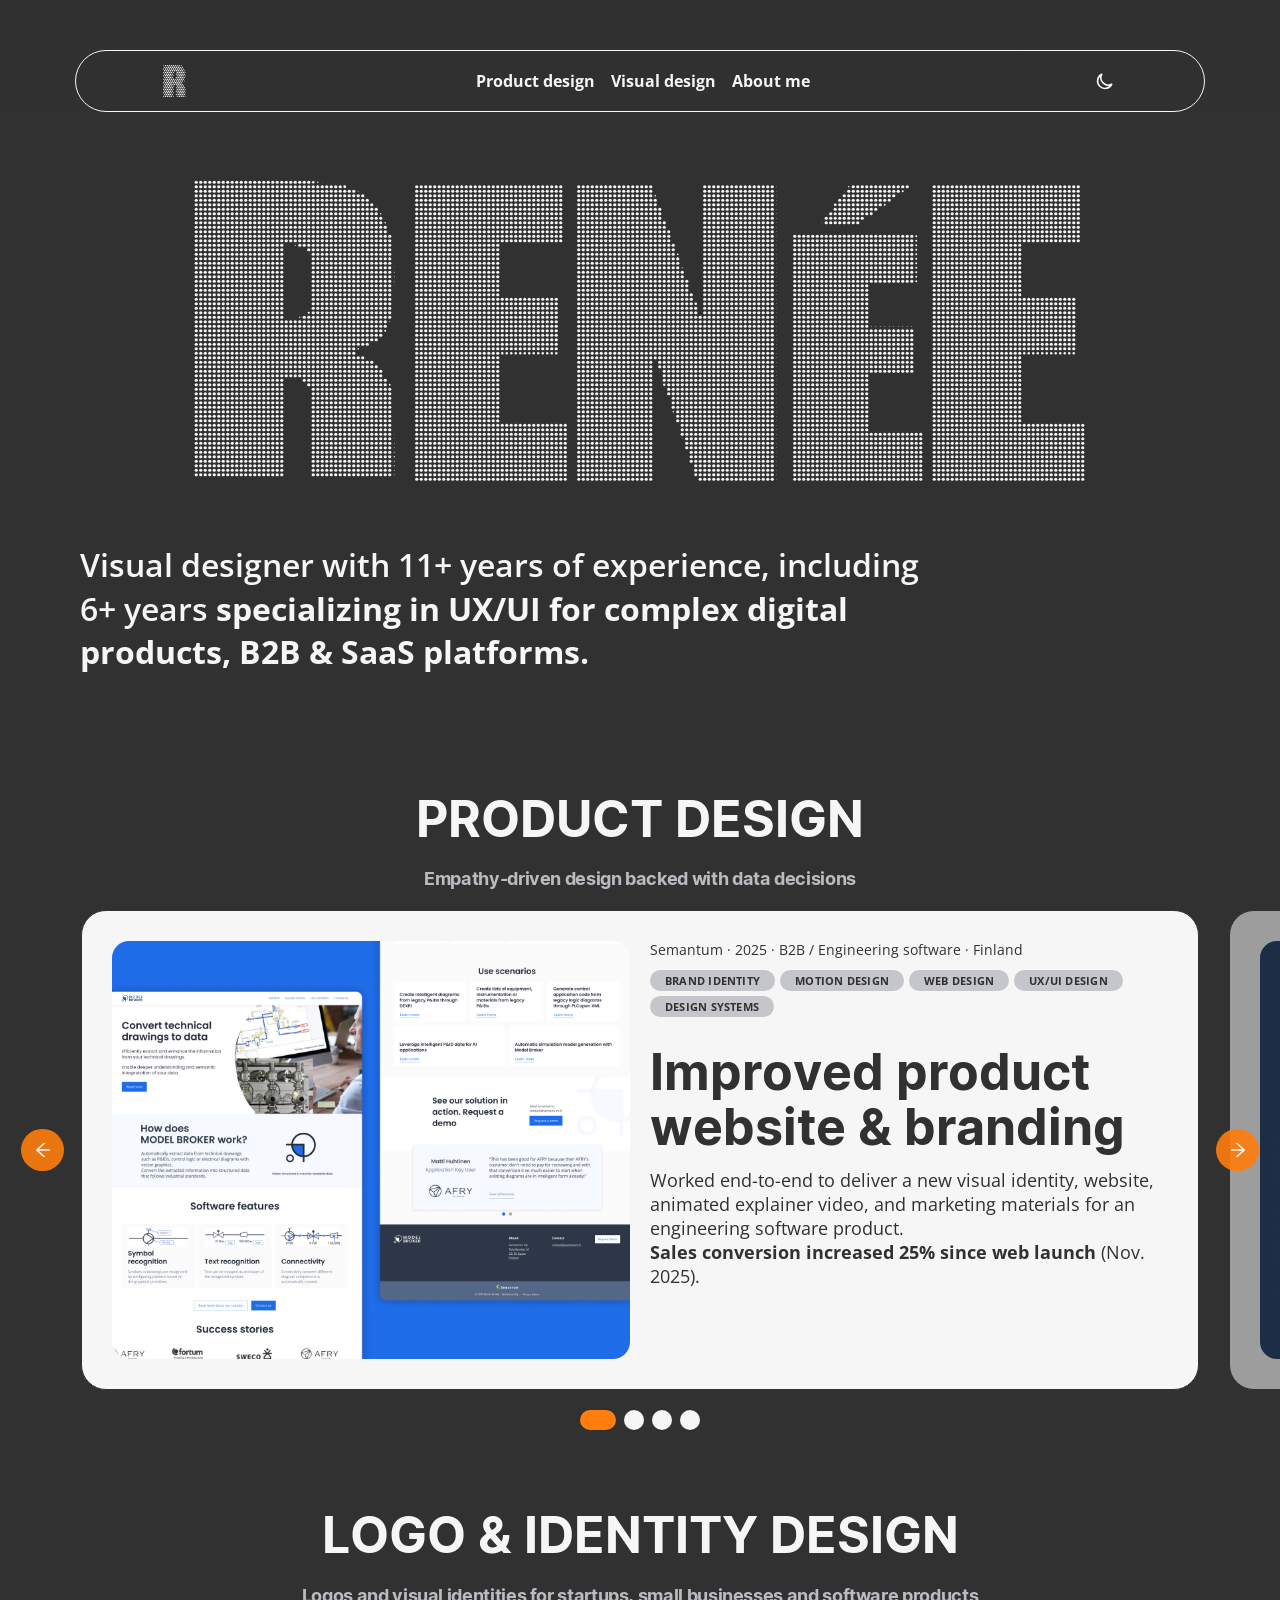
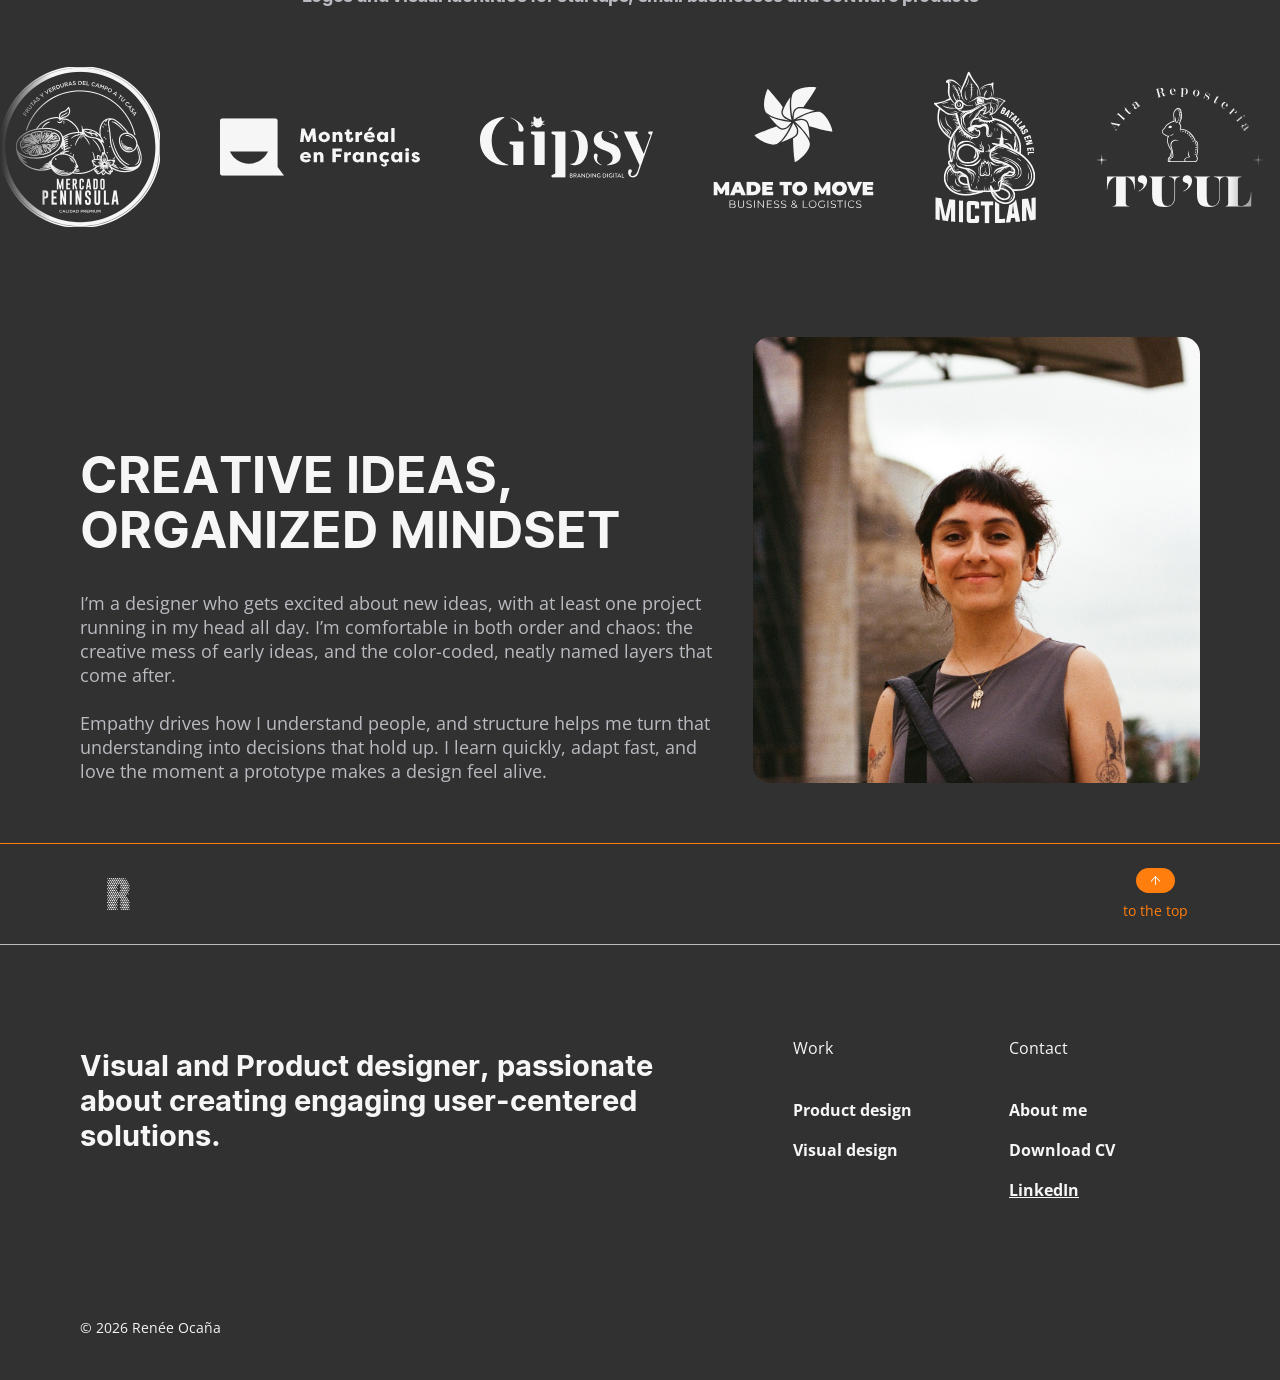
<file: index.html>
<!doctype html>
<html lang="en" data-theme="dark">
<head>
  <meta charset="utf-8">
  <meta name="viewport" content="width=device-width, initial-scale=1">
  <title>Renée Ocaña — Visual &amp; Product Designer</title>
  <meta name="description" content="Renée Ocaña — visual designer with 11+ years of experience, including 6+ years in UX/UI for complex digital products, B2B &amp; SaaS platforms. Based in Espoo, Finland.">
  <meta property="og:title" content="Renée Ocaña — Visual &amp; Product Designer">
  <meta property="og:description" content="Visual designer with 11+ years of experience, including 6+ years in UX/UI for complex digital products, B2B &amp; SaaS platforms.">
  <meta name="theme-color" content="#313131">
  <link rel="icon" href="assets/logos/renee-r.svg" type="image/svg+xml">
  <link rel="preconnect" href="https://fonts.googleapis.com">
  <link rel="preconnect" href="https://fonts.gstatic.com" crossorigin>
  <link href="https://fonts.googleapis.com/css2?family=Konkhmer+Sleokchher&family=Open+Sans:wght@400;600;700&display=swap" rel="stylesheet">
  <script src="assets/js/theme-init.js"></script>
  <link rel="stylesheet" href="assets/css/tokens.css">
  <link rel="stylesheet" href="assets/css/base.css">
  <link rel="stylesheet" href="assets/css/components.css">
  <link rel="stylesheet" href="assets/css/pages.css">
  <script src="assets/js/components.js" defer></script>
</head>
<body>
  <site-nav></site-nav>

  <main id="main">
    <section class="hero container">
      <h1 class="visually-hidden">Renée Ocaña</h1>
      <dot-shader class="hero__wordmark" spacing="4.5" auto-mobile>
        <svg aria-hidden="true" focusable="false" xmlns="http://www.w3.org/2000/svg" viewBox="0 0 892 298"><g transform="translate(737 4.8)"><path d="M0 0H148.31V58.68H88.95V110.27H144.51V166.05H88.95V234.52H154.23V293.2H0Z" fill="#f6f6f6"/></g><g transform="translate(599 4)"><path d="M0 48.77H123.59V97.85H74.12V140.35H120.43V187H74.12V244.92H128.52V294H0ZM120.07 0 62.15 41.05H26.41L57.4 0Z" fill="#f6f6f6"/></g><g transform="translate(383 4.8)"><path d="M199.21 0V293.2H121.01L74.6 159.91V293.2H0V0H74.6L124.61 132.02V0Z" fill="#f6f6f6"/></g><g transform="translate(219 4.8)"><path d="M0 0H148.31V58.68H88.95V110.27H144.51V166.05H88.95V234.52H154.23V293.2H0Z" fill="#f6f6f6"/></g><g transform="translate(0.66 0.8)"><path d="M1.34 0H64.24C106.18 0 134.53 1.74 149.31 5.21 164.22 8.68 176.32 17.59 185.61 31.94 195.04 46.13 199.69 60.54 199.69 91.79 199.69 120.33 196.39 139.51 189.77 149.32 183.16 159.14 170.14 165.03 150.73 166.99 168.31 171.67 180.14 177.94 186.19 185.79 192.24 193.64 195.97 200.89 197.37 207.53 198.92 214.02 199.75 240.39 199.75 269.98L199.59 292.2H118.41L117.22 244.84C117.22 225.21 115.69 204.74 112.73 200.06 109.92 195.38 102.39 193.04 90.15 193.04L90.21 293.06 0 292.7ZM90.21 62.74 90.15 135.96C100.14 135.96 107.1 134.52 111.04 131.66 115.12 128.64 117.22 127.37 117.22 111.21V91.05C117.22 79.42 115.25 71.8 111.31 68.18 107.51 64.55 100.48 62.74 90.21 62.74Z" fill="#f6f6f6"/></g></svg>
      </dot-shader>
      <p class="hero__intro lead">Visual designer with 11+ years of experience, including 6+ years <strong>specializing in UX/UI for complex digital products, B2B &amp; SaaS platforms.</strong></p>
    </section>

    <section class="product" aria-labelledby="product-title">
      <div class="section-title reveal">
        <h2 class="h2" id="product-title">Product design</h2>
        <p class="h4 muted">Empathy-driven design backed with data decisions</p>
      </div>

      <case-slider label="Selected product design work">
        <case-card image="assets/img/work-semantum.jpg" alt="Model Broker product website pages designed for Semantum"
                   details="Semantum · 2025 · B2B / Engineering software · Finland"
                   tags="Brand identity, Motion design, Web design, UX/UI design, Design systems">
          <h3 slot="title">Improved product website &amp; branding</h3>
          <p>Worked end-to-end to deliver a new visual identity, website, animated explainer video, and marketing materials for an engineering software product.<br><strong>Sales conversion increased 25% since web launch</strong> (Nov. 2025).</p>
        </case-card>

        <case-card image="assets/img/work-sievo.jpg" alt="Sievo Academy learning platform with the redesigned navigation and header"
                   details="Sievo · 2026 · B2B SaaS / Learning platform · Finland"
                   tags="UX/UI design, Information architecture, User research, Design systems, AI leverage, HTML/CSS/JS">
          <h3 slot="title">Redesigned navigation and content hierarchy</h3>
          <p>Redesigned the navigation, content hierarchy and header for Sievo's learning platform. Working within tight platform constraints to ship a quick win that <strong>dropped user friction.</strong></p>
        </case-card>

        <case-card image="assets/img/work-karma-dashboard.jpg" alt="Campaign reporting dashboard with charts for Twitch influencer campaigns"
                   details="Karma Pulse · 2024 · SaaS · Mexico"
                   tags="Product design, User research, User flows, Data visualization, Illustration">
          <h3 slot="title">Iterated multi-user dashboard</h3>
          <p>Collaborated with different stakeholders to improve a multi-user campaign management platform that automated reporting for Twitch influencer campaigns.<br><strong>Dashboard usage improved delivery reports time by 60%.</strong></p>
        </case-card>

        <case-card image="assets/img/work-water-platform.jpg" alt="Mexico's national water data platform with charts, filters and a map"
                   details="Karma Pulse · 2024 · Government / Data platform &amp; Investigation repository · Mexico"
                   tags="UX/UI design, Information architecture, User research, User flows, Data visualization, Design systems">
          <h3 slot="title">Improved information architecture</h3>
          <p>Redesigned search, filters and geographic data visualization for Mexico's national water platform. <strong>Improved data story telling with correct hierarchy resulted in better visibility and findable content.</strong></p>
        </case-card>
      </case-slider>
    </section>

    <section class="logos" aria-labelledby="logos-title">
      <div class="section-title reveal">
        <h2 class="h2" id="logos-title">Logo &amp; identity design</h2>
        <p class="h4 muted">Logos and visual identities for startups, small businesses and software products</p>
      </div>

      <logo-marquee>
        <img src="assets/logos/mercado-peninsula.png" alt="Mercado Península" style="--w:160" loading="lazy">
        <img src="assets/logos/montreal-en-francais.svg" alt="Montréal en Français" style="--w:200" loading="lazy">
        <img src="assets/logos/gipsy.svg" alt="Gipsy Branding" style="--w:173" loading="lazy">
        <img src="assets/logos/m-to-m.svg" alt="Made to Move" style="--w:161" loading="lazy">
        <img src="assets/logos/batallas-en-el-mictlan.svg" alt="Batallas en el Mictlán" style="--w:102" loading="lazy">
        <img src="assets/logos/tuul.svg" alt="T'U'UL Alta Repostería" style="--w:168" loading="lazy">
        <img src="assets/logos/dr-pliego.svg" alt="Dr. Pliego" style="--w:215" loading="lazy">
        <img src="assets/logos/corazon-artesanal.svg" alt="Corazón Artesanal" style="--w:114" loading="lazy">
        <img src="assets/logos/fibo.svg" alt="Fibonacci" style="--w:203" loading="lazy">
        <a href="https://www.semantum.fi/products/SULCA/"><img src="assets/logos/sulca.svg" alt="Sulca" style="--w:179" loading="lazy"></a>
        <a href="https://www.model-broker.com/"><img src="assets/logos/model-broker.svg" alt="Model Broker" style="--w:204" loading="lazy"></a>
        <img src="assets/logos/kavka.svg" alt="Kavka" style="--w:89" loading="lazy">
        <img src="assets/logos/la-petite-maid.svg" alt="La Petite Maid" style="--w:170" loading="lazy">
        <img src="assets/logos/se-lecto-cafe.svg" alt="Se-Lecto Café" style="--w:114" loading="lazy">
        <img src="assets/logos/vission.svg" alt="Vission" style="--w:168" loading="lazy">
        <img src="assets/logos/bixdy.svg" alt="Bixdy" style="--w:144" loading="lazy">
        <img src="assets/logos/alkimia.svg" alt="Alkimia Ancestral" style="--w:108" loading="lazy">
        <img src="assets/logos/rey-agave.svg" alt="Rey Agave" style="--w:142" loading="lazy">
        <img src="assets/logos/human-talent.svg" alt="Human Talent" style="--w:137" loading="lazy">
        <img src="assets/logos/asesor-inmo.svg" alt="Asesor Patrimonial" style="--w:118" loading="lazy">
        <img src="assets/logos/estambres-mx.svg" alt="Estambres México" style="--w:134" loading="lazy">
        <img src="assets/logos/don-carnitas.svg" alt="Don Carnitas" style="--w:149" loading="lazy">
        <img src="assets/logos/barbacoa-ceron.png" alt="Barbacoa Cerón" style="--w:159" loading="lazy">
      </logo-marquee>
    </section>

    <section class="about-teaser container" aria-labelledby="about-title">
      <div class="about-teaser__grid">
        <div class="about-teaser__text reveal">
          <h2 class="h2 uppercase" id="about-title">Creative ideas,<br>organized mindset</h2>
          <div class="body muted">
            <p>I’m a designer who gets excited about new ideas, with at least one project running in my head all day. I’m comfortable in both order and chaos: the creative mess of early ideas, and the color-coded, neatly named layers that come after.</p>
            <p>Empathy drives how I understand people, and structure helps me turn that understanding into decisions that hold up. I learn quickly, adapt fast, and love the moment a prototype makes a design feel alive.</p>
          </div>
        </div>
        <img class="about-teaser__img reveal" src="assets/img/renee-portrait.jpg" alt="Renée smiling outdoors, holding a camera" loading="lazy">
      </div>
    </section>
  </main>

  <site-footer></site-footer>
</body>
</html>
</file>
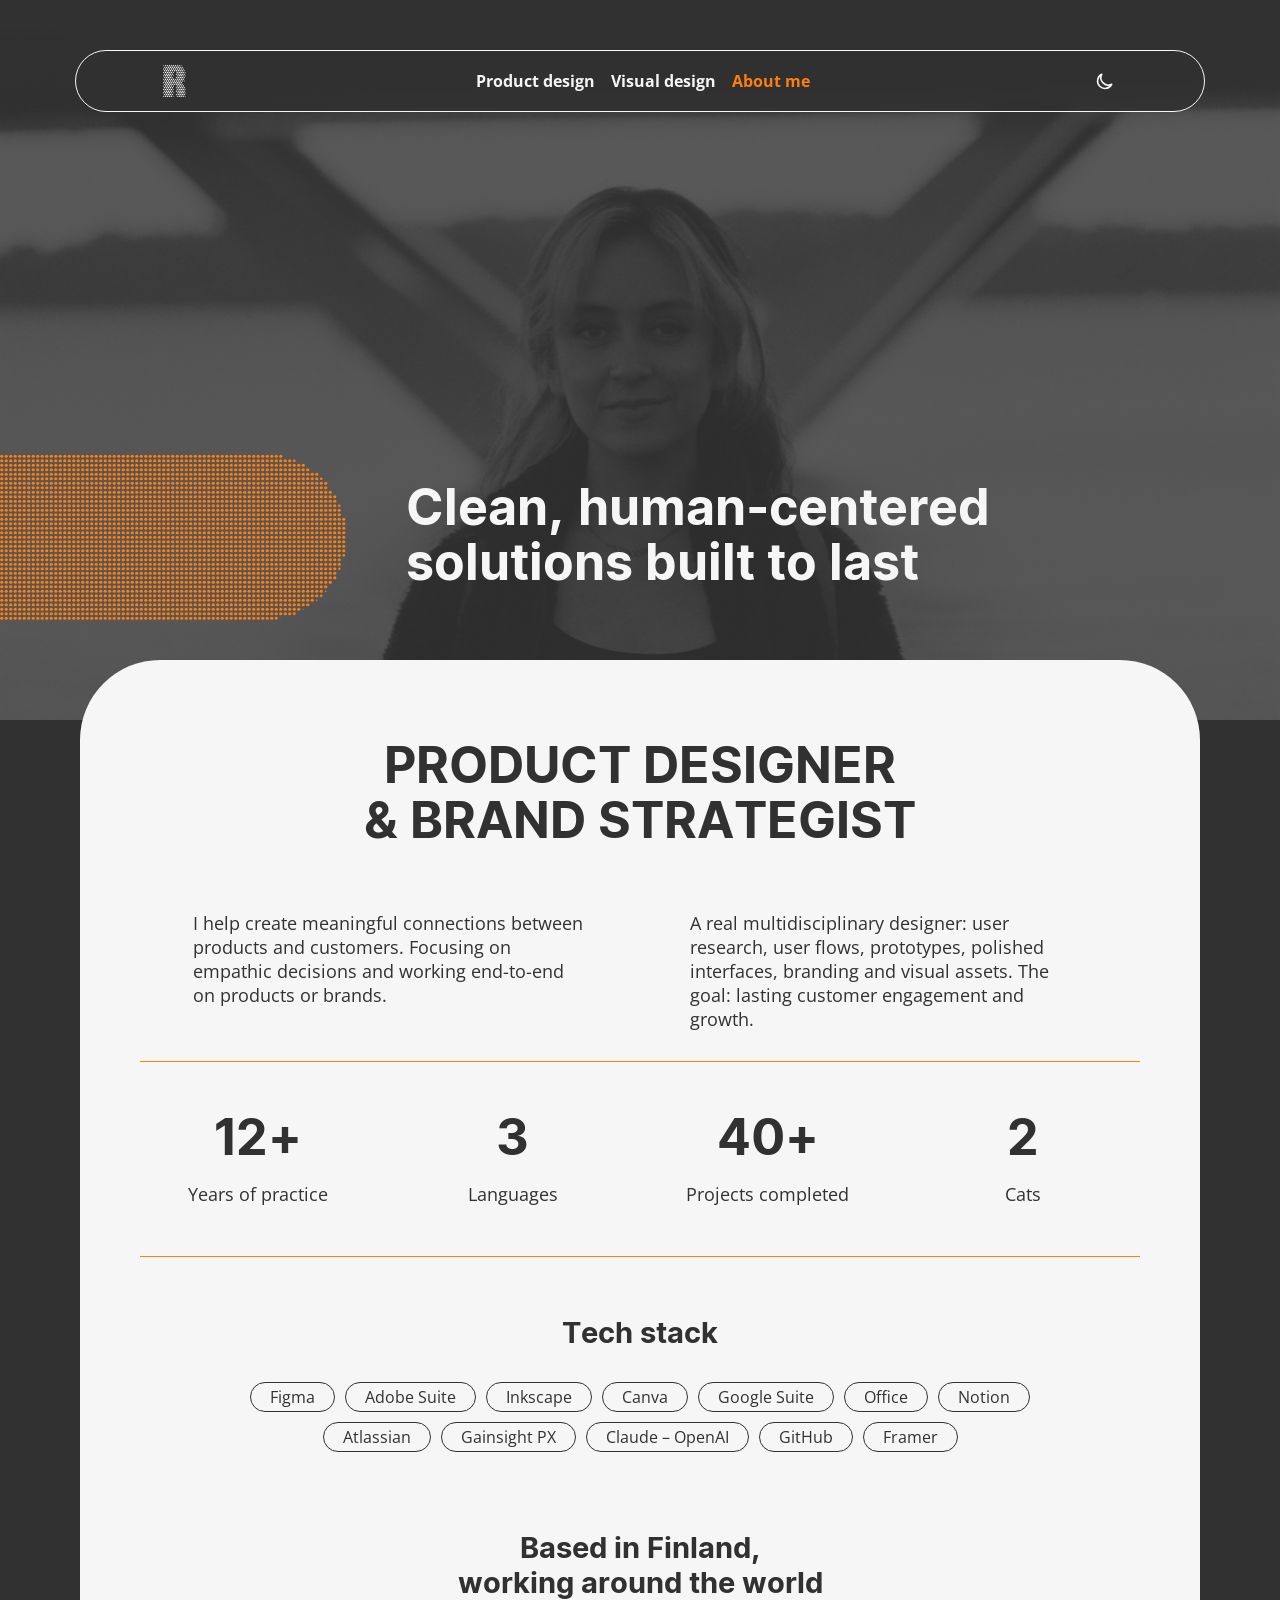
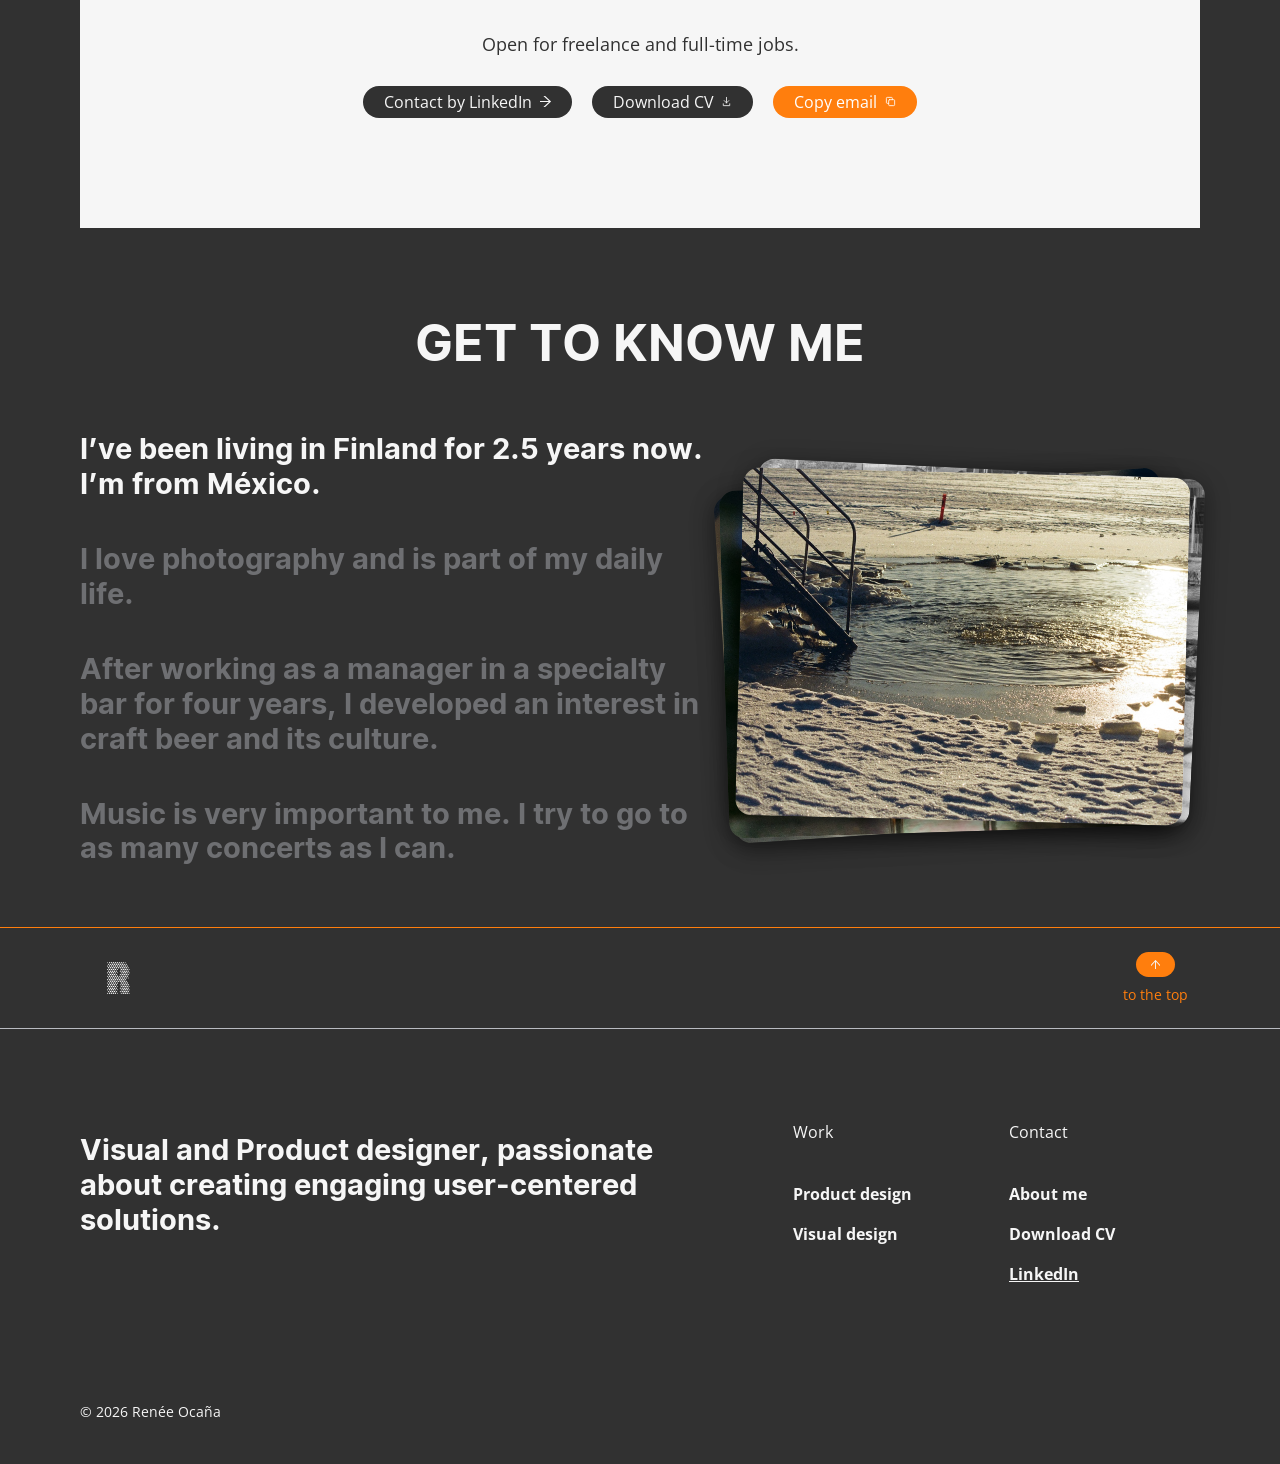
<file: about.html>
<!doctype html>
<html lang="en" data-theme="dark">
<head>
  <meta charset="utf-8">
  <meta name="viewport" content="width=device-width, initial-scale=1">
  <title>About me — Renée Ocaña</title>
  <meta name="description" content="Renée Ocaña — product designer and brand strategist based in Espoo, Finland. Open for freelance and full-time jobs.">
  <meta property="og:title" content="About me — Renée Ocaña">
  <meta property="og:description" content="Designer by trade, empath by nature.">
  <meta name="theme-color" content="#313131">
  <link rel="icon" href="assets/logos/renee-r.svg" type="image/svg+xml">
  <link rel="preconnect" href="https://fonts.googleapis.com">
  <link rel="preconnect" href="https://fonts.gstatic.com" crossorigin>
  <link href="https://fonts.googleapis.com/css2?family=Konkhmer+Sleokchher&family=Open+Sans:wght@400;600;700&display=swap" rel="stylesheet">
  <script src="assets/js/theme-init.js"></script>
  <link rel="stylesheet" href="assets/css/tokens.css">
  <link rel="stylesheet" href="assets/css/base.css">
  <link rel="stylesheet" href="assets/css/components.css">
  <link rel="stylesheet" href="assets/css/pages.css">
  <script src="assets/js/components.js" defer></script>
</head>
<body class="about-page">
  <site-nav current="about"></site-nav>

  <main id="main">
    <section class="about-hero">
      <img class="about-hero__bg" src="assets/img/about-hero.jpg" alt="">
      <div class="about-hero__inner">
        <dot-shader class="about-hero__pill" shape="pill" spacing="4.5" color="#ff7e0d" hot="#313131" aria-hidden="true"></dot-shader>
        <h1 class="h2 about-hero__title">Clean, human-centered solutions built to last</h1>
      </div>
    </section>

    <div class="container">
      <section class="profile" aria-labelledby="profile-title">
        <div class="profile__head reveal">
          <h2 class="h2 uppercase" id="profile-title">Product designer<br>&amp; brand strategist</h2>
          <div class="profile__cols body">
            <p>I help create meaningful connections between products and customers. Focusing on empathic decisions and working end-to-end on products or brands.</p>
            <p>A real multidisciplinary designer: user research, user flows, prototypes, polished interfaces, branding and visual assets. The goal: lasting customer engagement and growth.</p>
          </div>
        </div>

        <dl class="kpis reveal">
          <div><dt>Years of practice</dt><dd>12+</dd></div>
          <div><dt>Languages</dt><dd>3</dd></div>
          <div><dt>Projects completed</dt><dd>40+</dd></div>
          <div><dt>Cats</dt><dd>2</dd></div>
        </dl>

        <div class="stack reveal">
          <h2 class="h3">Tech stack</h2>
          <pill-list variant="outline" tags="Figma, Adobe Suite, Inkscape, Canva, Google Suite, Office, Notion, Atlassian, Gainsight PX, Claude – OpenAI, GitHub, Framer"></pill-list>
        </div>

        <div class="contact reveal">
          <h2 class="h3">Based in Finland,<br>working around the world</h2>
          <p class="body">Open for freelance and full-time jobs.</p>
          <div class="contact__cta">
            <a class="btn btn--dark" href="https://www.linkedin.com/in/renee-ocana/" target="_blank" rel="noopener">Contact by LinkedIn <img class="btn__icon" src="assets/icons/arrow-right.svg" alt=""></a>
            <a class="btn btn--dark" href="assets/docs/renee-ocana-cv.pdf" download="Renee-Ocana-CV.pdf">
              Download CV
              <svg class="btn__icon" aria-hidden="true" viewBox="0 0 24 24" fill="none" stroke="currentColor" stroke-width="1.8" stroke-linecap="round" stroke-linejoin="round"><path d="M12 3v12m0 0 5-5m-5 5-5-5M5 17v4h14v-4"></path></svg>
            </a>
            <button class="btn btn--orange" type="button" data-copy-email>
              Copy email
              <svg class="btn__icon" aria-hidden="true" viewBox="0 0 24 24" fill="none" stroke="currentColor" stroke-width="1.8" stroke-linecap="round" stroke-linejoin="round"><rect x="8" y="8" width="13" height="13" rx="2"></rect><path d="M16 8V5a2 2 0 0 0-2-2H5a2 2 0 0 0-2 2v9a2 2 0 0 0 2 2h3"></path></svg>
            </button>
          </div>
          <p class="contact__copy-status" role="status" aria-live="polite"></p>
        </div>
      </section>
    </div>

    <section class="life container" aria-labelledby="life-title">
      <h2 class="h2 uppercase reveal" id="life-title">Get to know me</h2>
      <life-stack>
        <life-moment image="assets/img/life-finland.jpg" alt="Ladder leading into an ice-swimming hole on a frozen Finnish lake">I’ve been living in Finland for 2.5 years now. I’m from México.</life-moment>
        <life-moment image="assets/img/life-photography.jpg" alt="Black-and-white photo of a person sitting on waterfront steps in front of city buildings">I love photography and is part of my daily life.</life-moment>
        <life-moment image="assets/img/life-beer.jpg" alt="Two glasses of craft beer on a bar table under neon lights">After working as a manager in a specialty bar for four years, I developed an interest in craft beer and its culture.</life-moment>
        <life-moment image="assets/img/life-music.jpg" alt="A red vinyl record spinning on a turntable">Music is very important to me. I try to go to as many concerts as I can.</life-moment>
      </life-stack>
    </section>
  </main>

  <site-footer></site-footer>
</body>
</html>
</file>
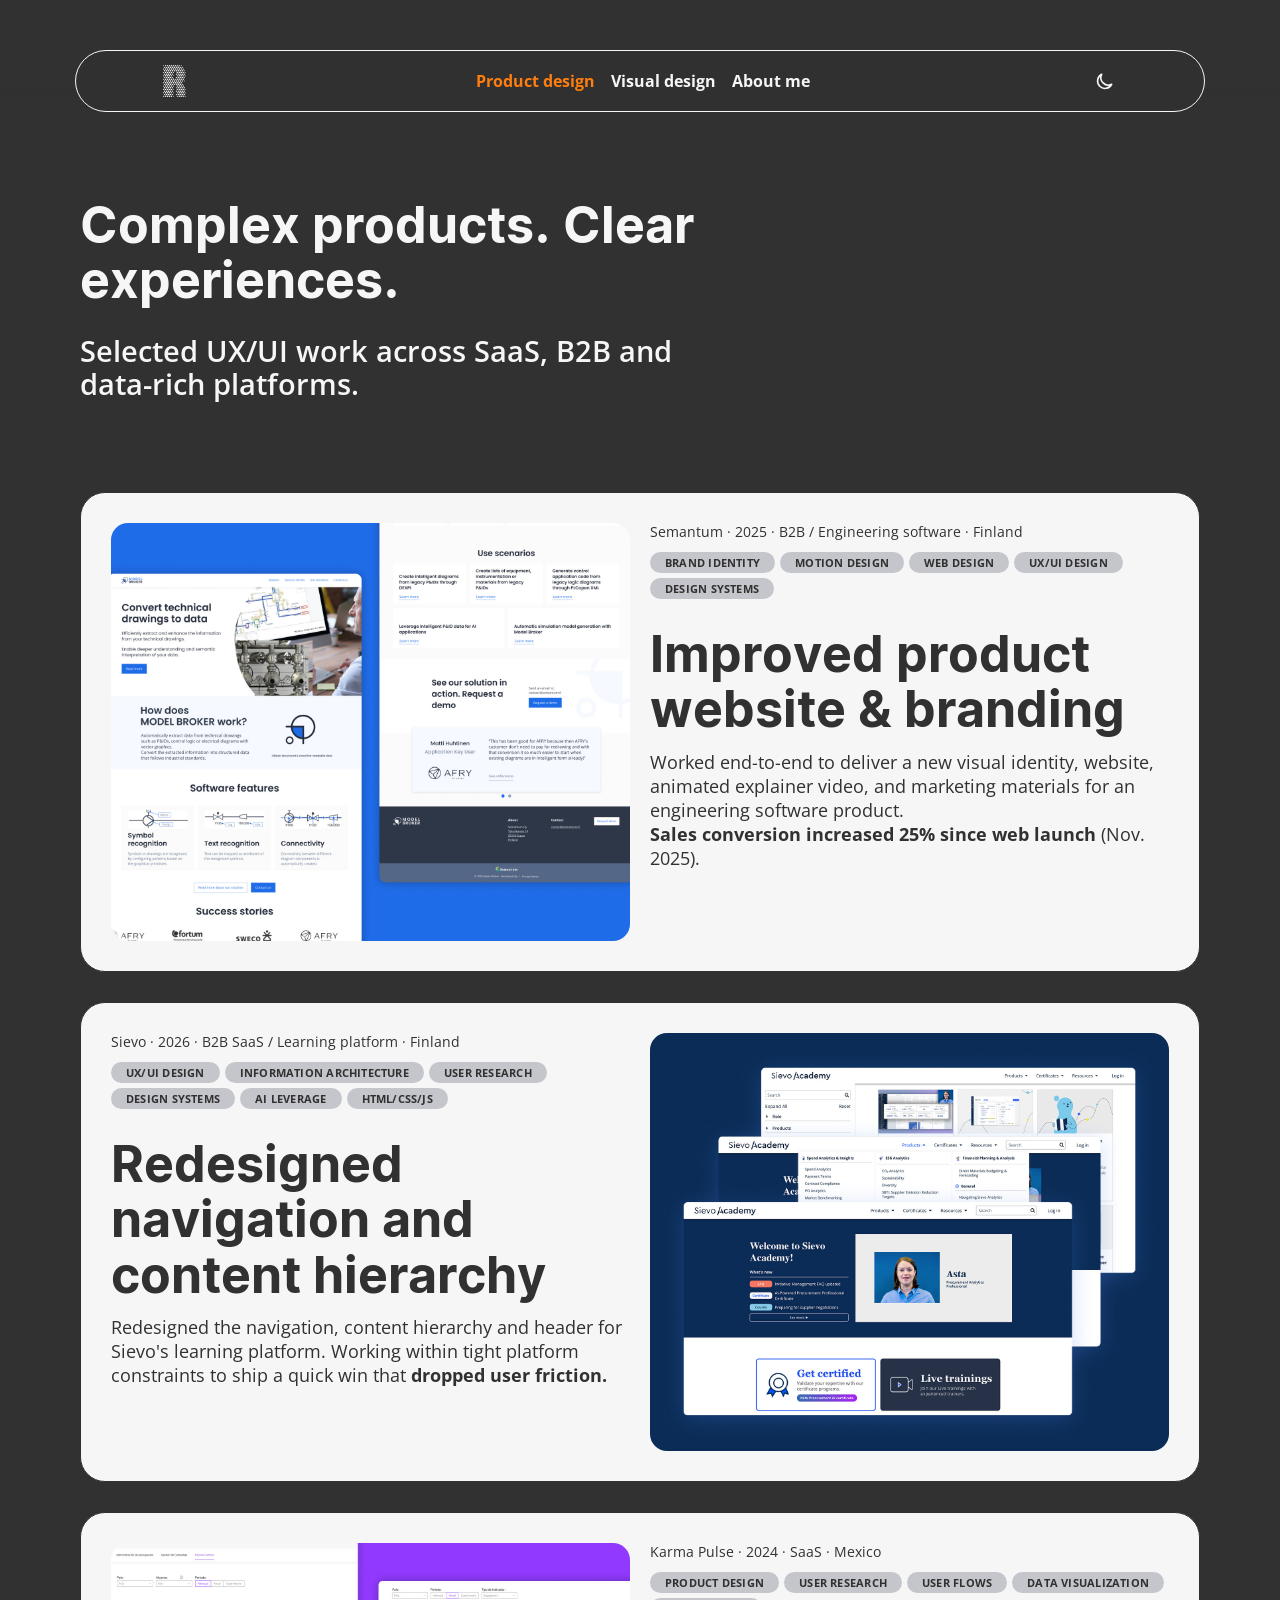
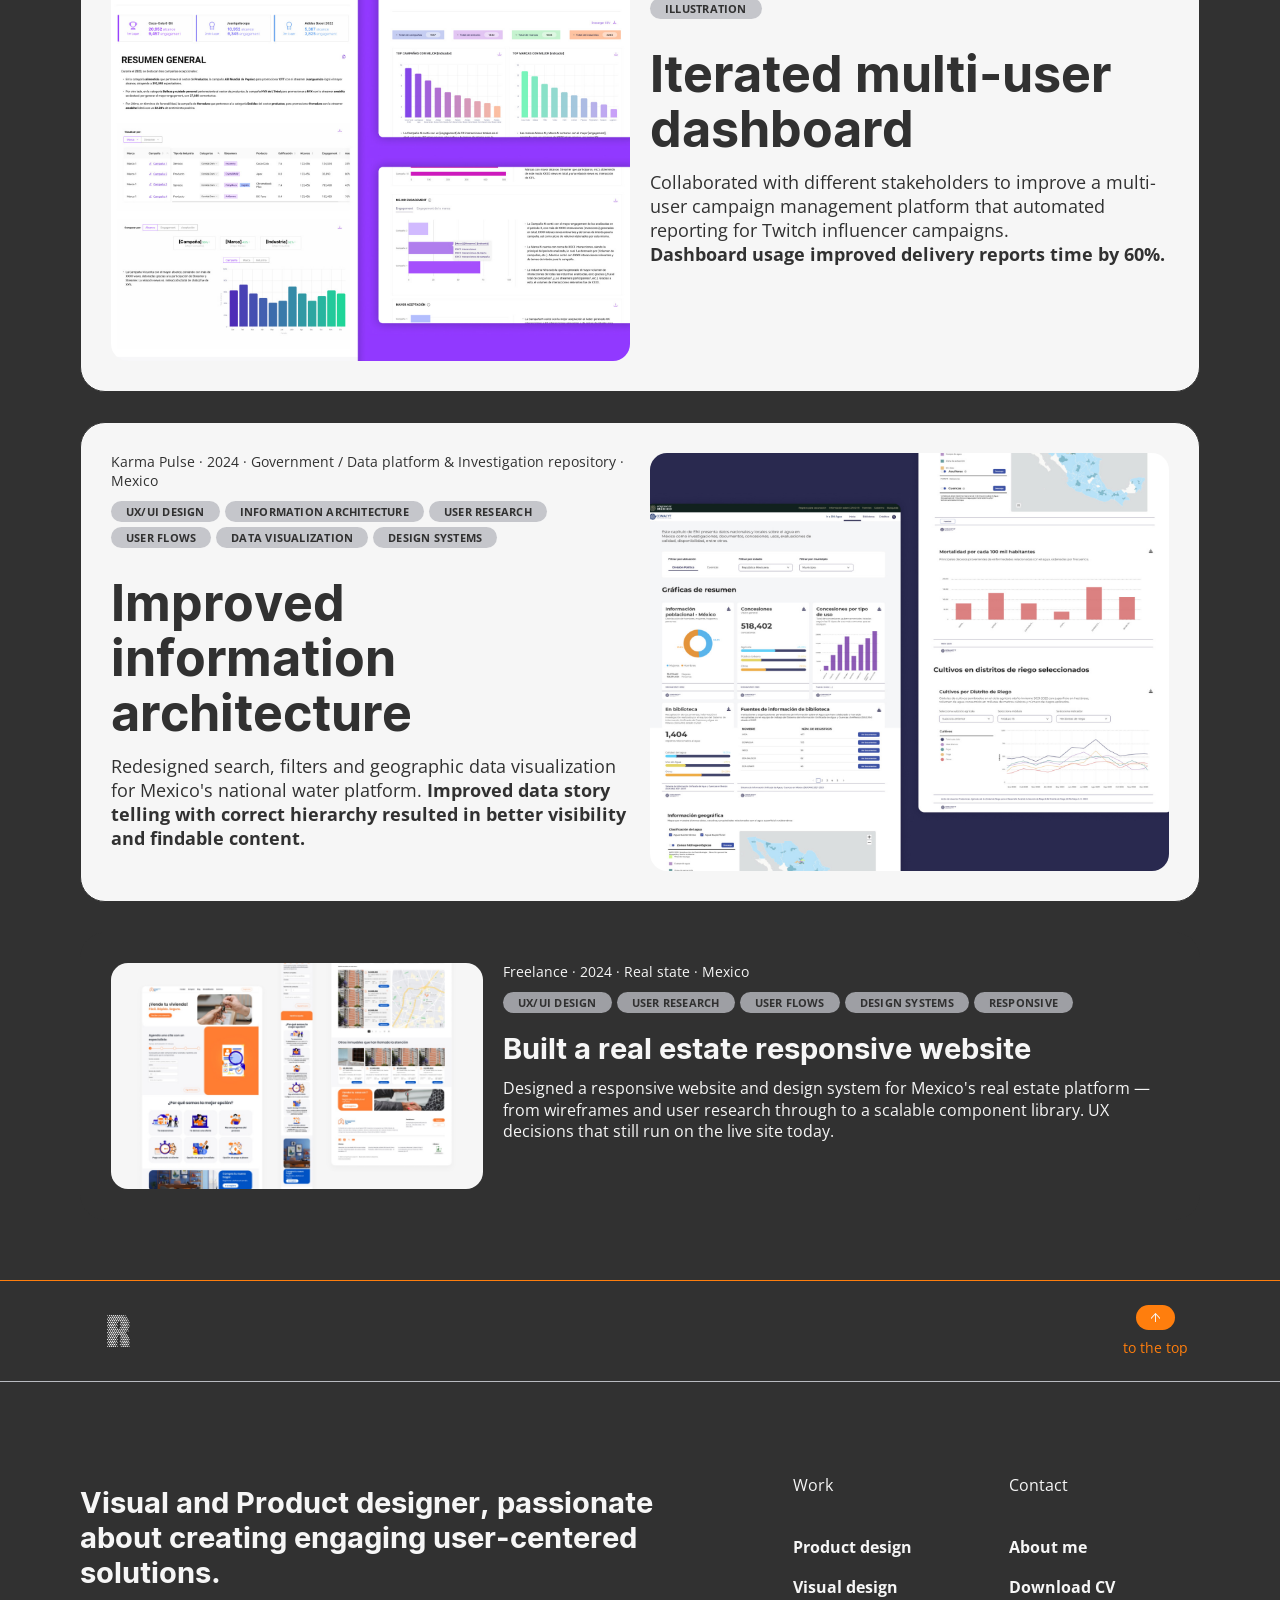
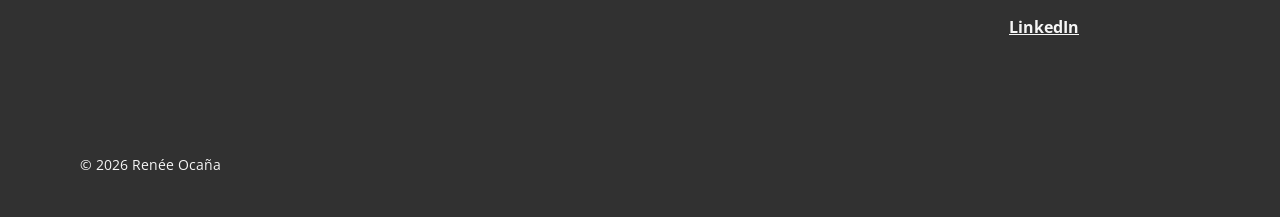
<file: product-design.html>
<!doctype html>
<html lang="en" data-theme="dark">
<head>
  <meta charset="utf-8">
  <meta name="viewport" content="width=device-width, initial-scale=1">
  <title>Product design — Renée Ocaña</title>
  <meta name="description" content="Selected UX/UI work by Renée Ocaña across SaaS, B2B and data-rich platforms.">
  <meta property="og:title" content="Product design — Renée Ocaña">
  <meta property="og:description" content="Selected UX/UI work across SaaS, B2B and data-rich platforms.">
  <meta name="theme-color" content="#313131">
  <link rel="icon" href="assets/logos/renee-r.svg" type="image/svg+xml">
  <link rel="preconnect" href="https://fonts.googleapis.com">
  <link rel="preconnect" href="https://fonts.gstatic.com" crossorigin>
  <link href="https://fonts.googleapis.com/css2?family=Konkhmer+Sleokchher&family=Open+Sans:wght@400;600;700&display=swap" rel="stylesheet">
  <script src="assets/js/theme-init.js"></script>
  <link rel="stylesheet" href="assets/css/tokens.css">
  <link rel="stylesheet" href="assets/css/base.css">
  <link rel="stylesheet" href="assets/css/components.css">
  <link rel="stylesheet" href="assets/css/pages.css">
  <script src="assets/js/components.js" defer></script>
</head>
<body>
  <site-nav current="product-design"></site-nav>

  <main id="main">
    <section class="page-head container">
      <div class="page-head__inner">
        <h1 class="h2">Complex products. Clear experiences.</h1>
        <p class="page-head__lead">Selected UX/UI work across SaaS, B2B and data-rich platforms.</p>
      </div>
    </section>

    <section class="container" aria-label="Projects">
      <div class="work-list">
        <case-card class="reveal" image="assets/img/work-semantum.jpg" alt="Model Broker product website pages designed for Semantum"
                   details="Semantum · 2025 · B2B / Engineering software · Finland"
                   tags="Brand identity, Motion design, Web design, UX/UI design, Design systems">
          <h2 slot="title">Improved product website &amp; branding</h2>
          <p>Worked end-to-end to deliver a new visual identity, website, animated explainer video, and marketing materials for an engineering software product.<br><strong>Sales conversion increased 25% since web launch</strong> (Nov. 2025).</p>
        </case-card>

        <case-card class="reveal" layout="reverse" image="assets/img/work-sievo.jpg" alt="Sievo Academy learning platform with the redesigned navigation and header"
                   details="Sievo · 2026 · B2B SaaS / Learning platform · Finland"
                   tags="UX/UI design, Information architecture, User research, Design systems, AI leverage, HTML/CSS/JS">
          <h2 slot="title">Redesigned navigation and content hierarchy</h2>
          <p>Redesigned the navigation, content hierarchy and header for Sievo's learning platform. Working within tight platform constraints to ship a quick win that <strong>dropped user friction.</strong></p>
        </case-card>

        <case-card class="reveal" image="assets/img/work-karma-dashboard.jpg" alt="Campaign reporting dashboard with charts for Twitch influencer campaigns"
                   details="Karma Pulse · 2024 · SaaS · Mexico"
                   tags="Product design, User research, User flows, Data visualization, Illustration">
          <h2 slot="title">Iterated multi-user dashboard</h2>
          <p>Collaborated with different stakeholders to improve a multi-user campaign management platform that automated reporting for Twitch influencer campaigns.<br><strong>Dashboard usage improved delivery reports time by 60%.</strong></p>
        </case-card>

        <case-card class="reveal" layout="reverse" image="assets/img/work-water-platform.jpg" alt="Mexico's national water data platform with charts, filters and a map"
                   details="Karma Pulse · 2024 · Government / Data platform &amp; Investigation repository · Mexico"
                   tags="UX/UI design, Information architecture, User research, User flows, Data visualization, Design systems">
          <h2 slot="title">Improved information architecture</h2>
          <p>Redesigned search, filters and geographic data visualization for Mexico's national water platform. <strong>Improved data story telling with correct hierarchy resulted in better visibility and findable content.</strong></p>
        </case-card>

        <case-card class="reveal" layout="secondary" image="assets/img/work-real-estate.jpg" alt="Responsive real estate website shown on desktop and mobile"
                   details="Freelance · 2024 · Real state · Mexico"
                   tags="UX/UI design, User research, User flows, Design systems, Responsive">
          <h2 slot="title">Built a real estate responsive website</h2>
          <p>Designed a responsive website and design system for Mexico's real estate platform — from wireframes and user research through to a scalable component library. UX decisions that still run on the live site today.</p>
        </case-card>
      </div>
    </section>
  </main>

  <site-footer></site-footer>
</body>
</html>
</file>
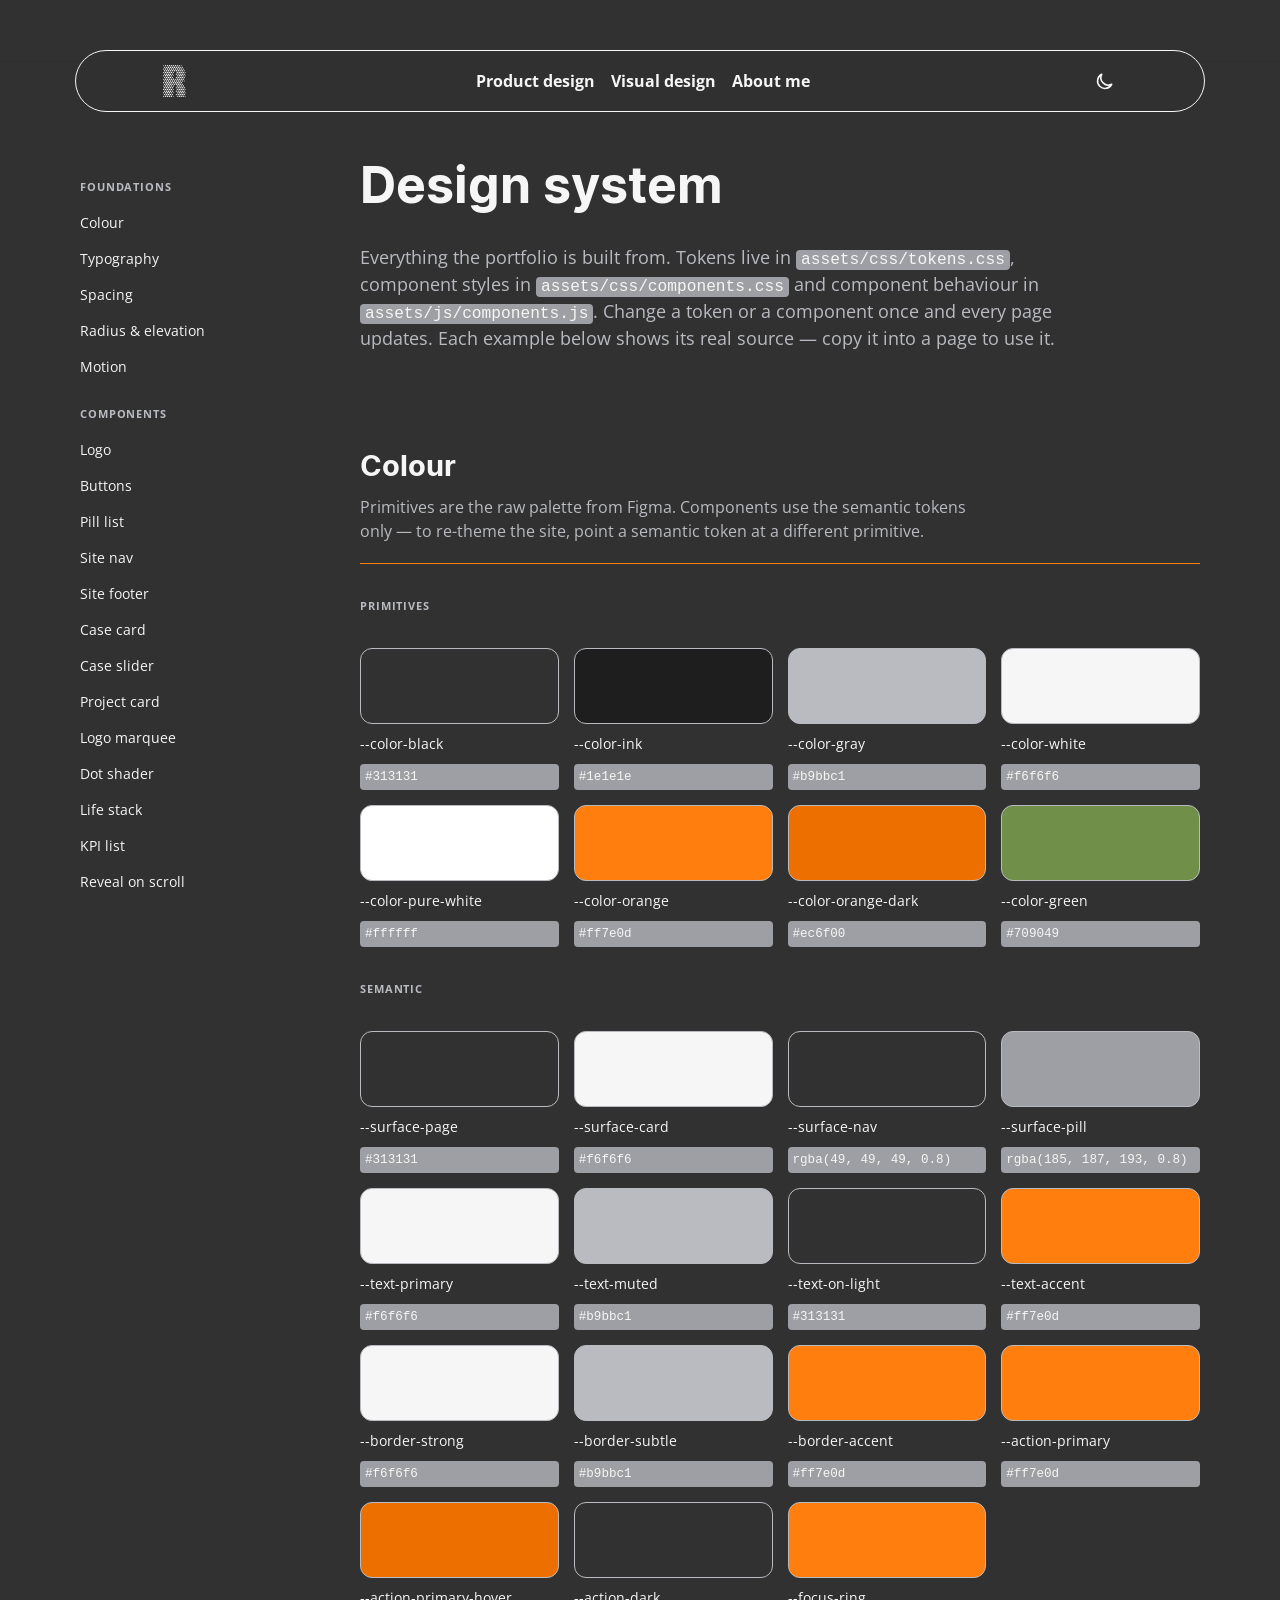
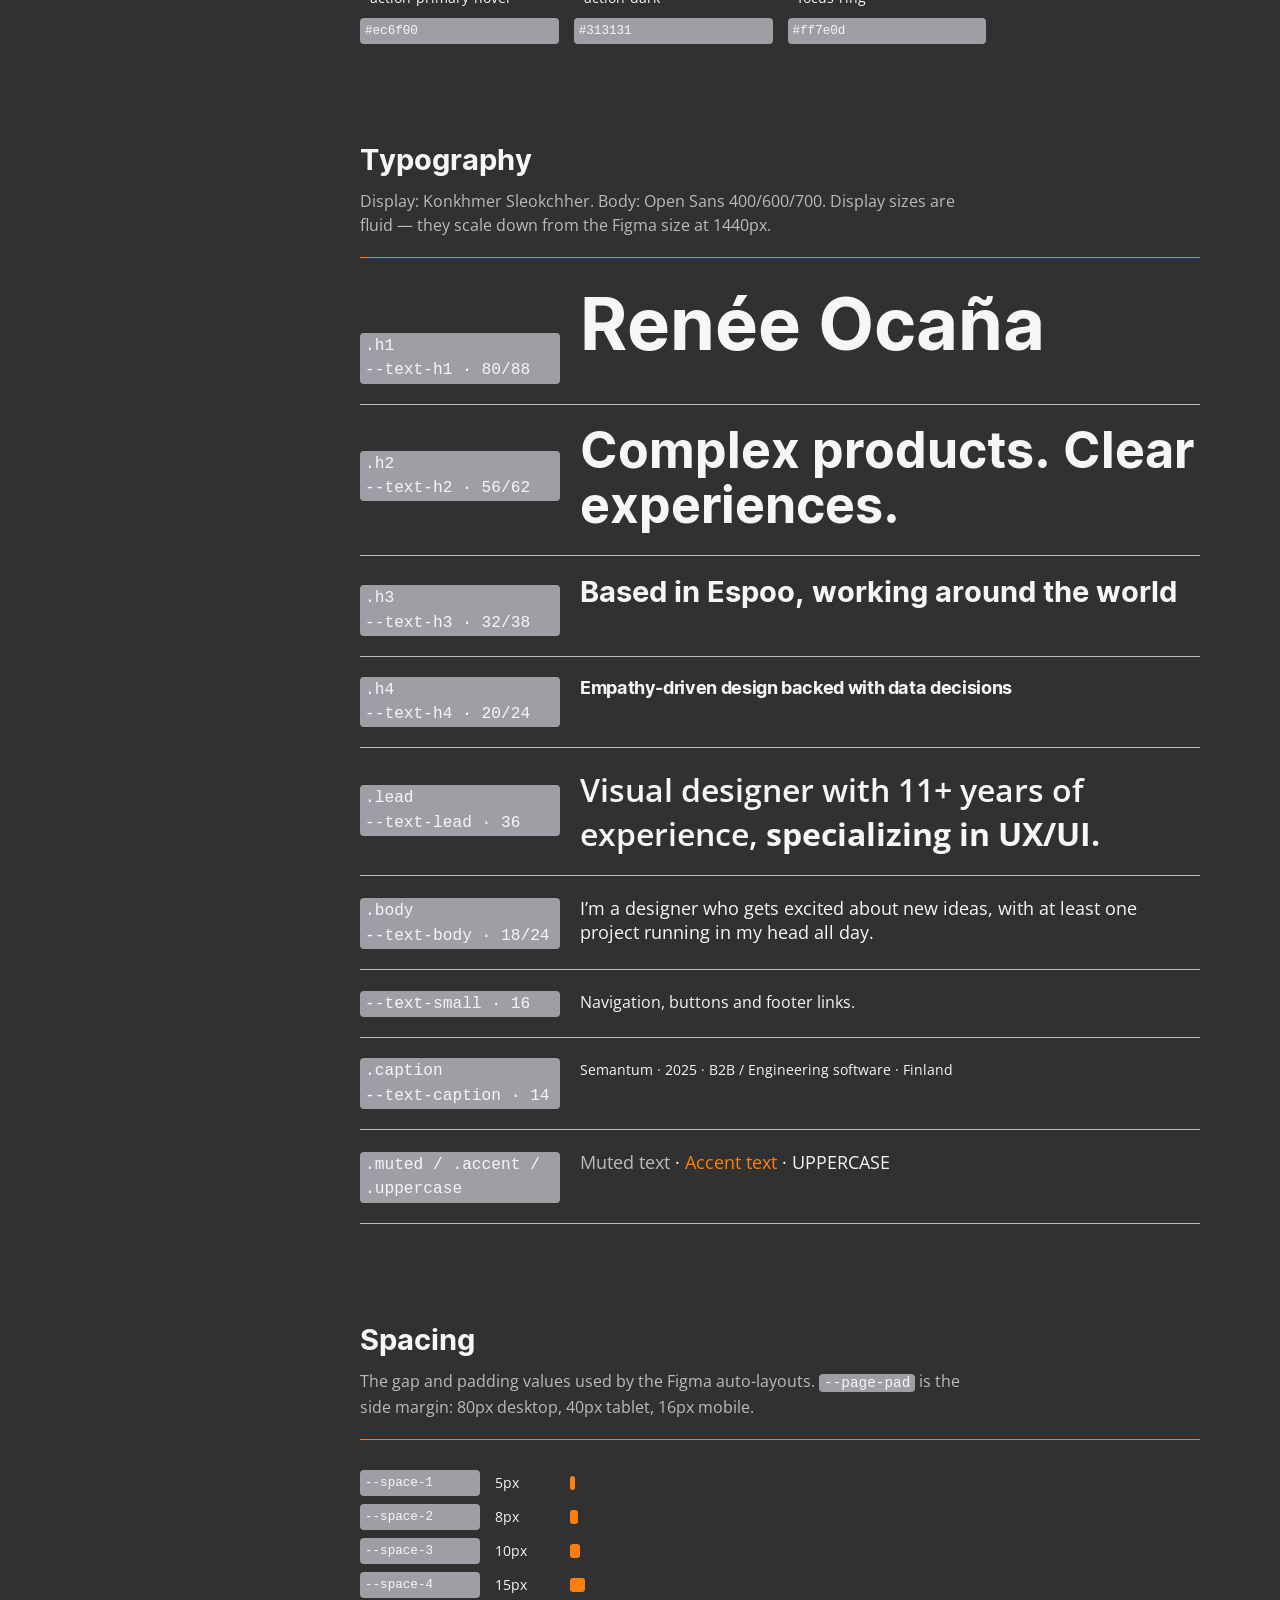
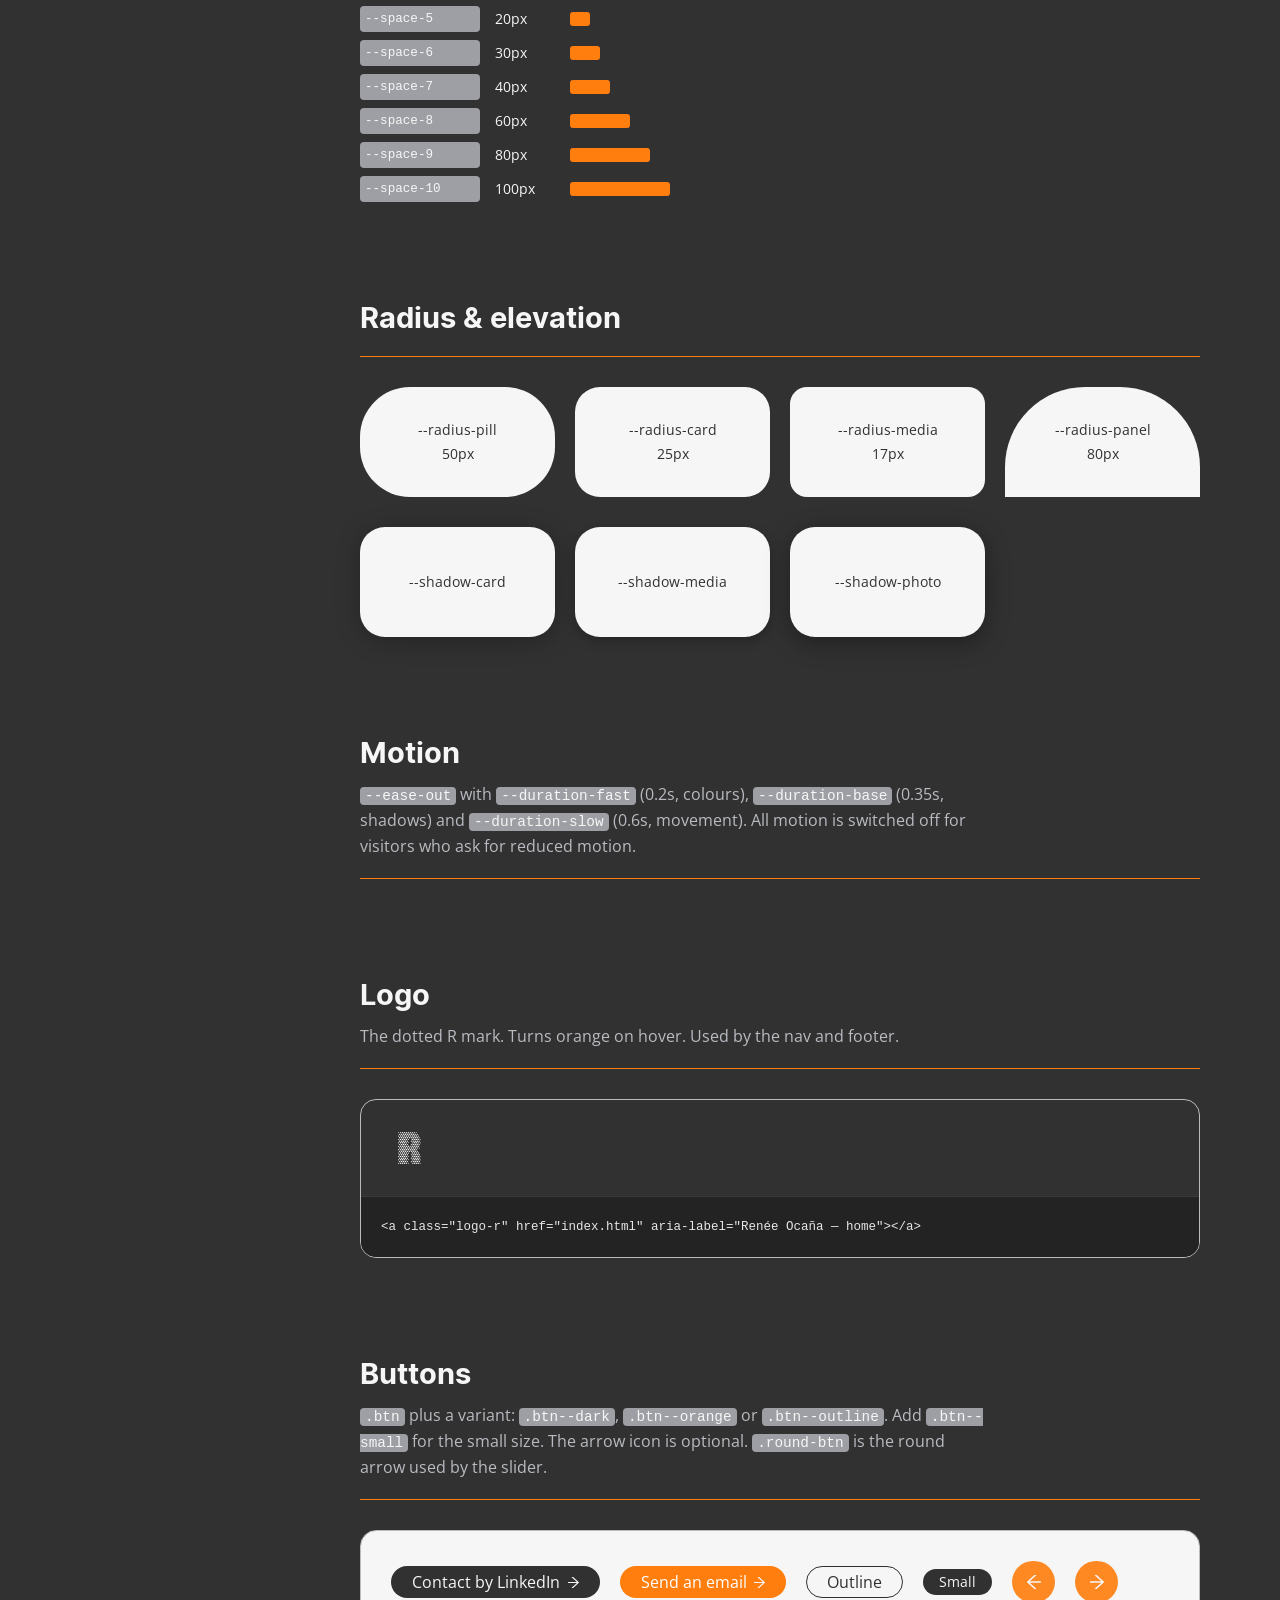
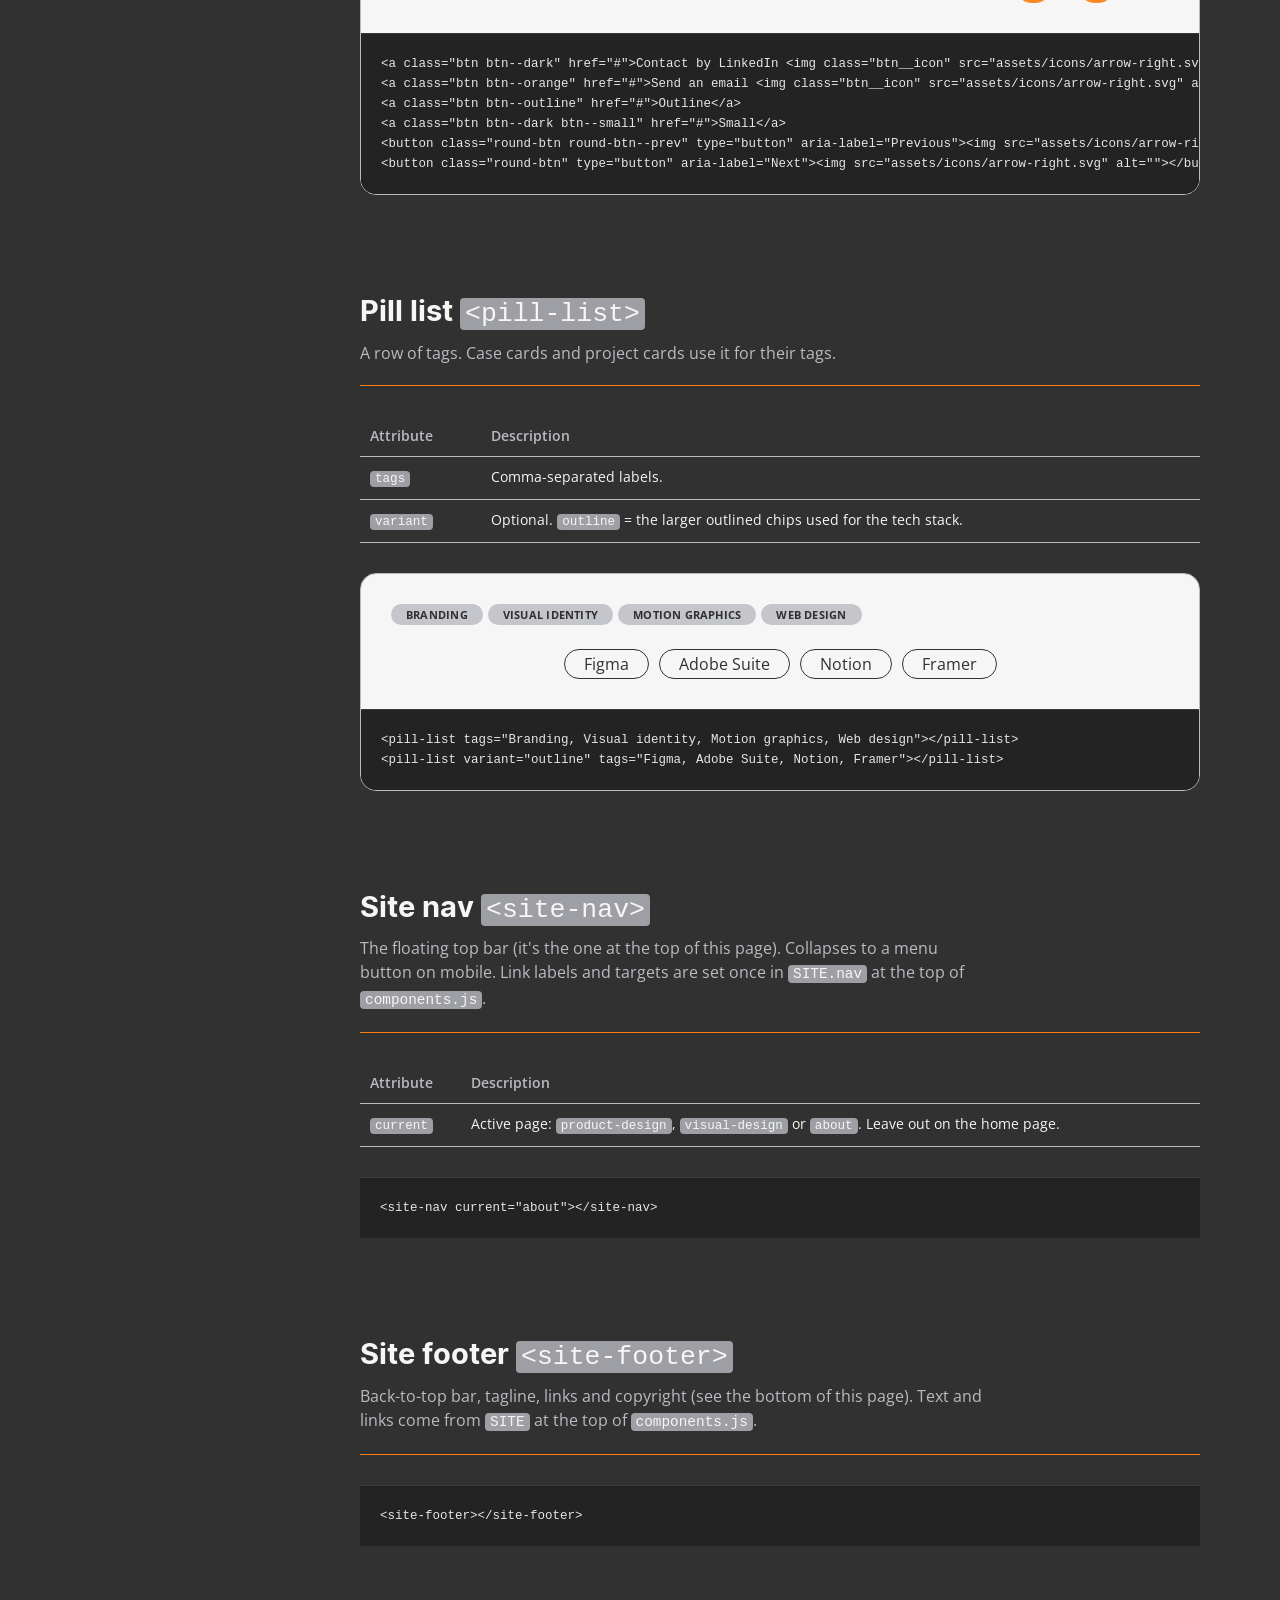
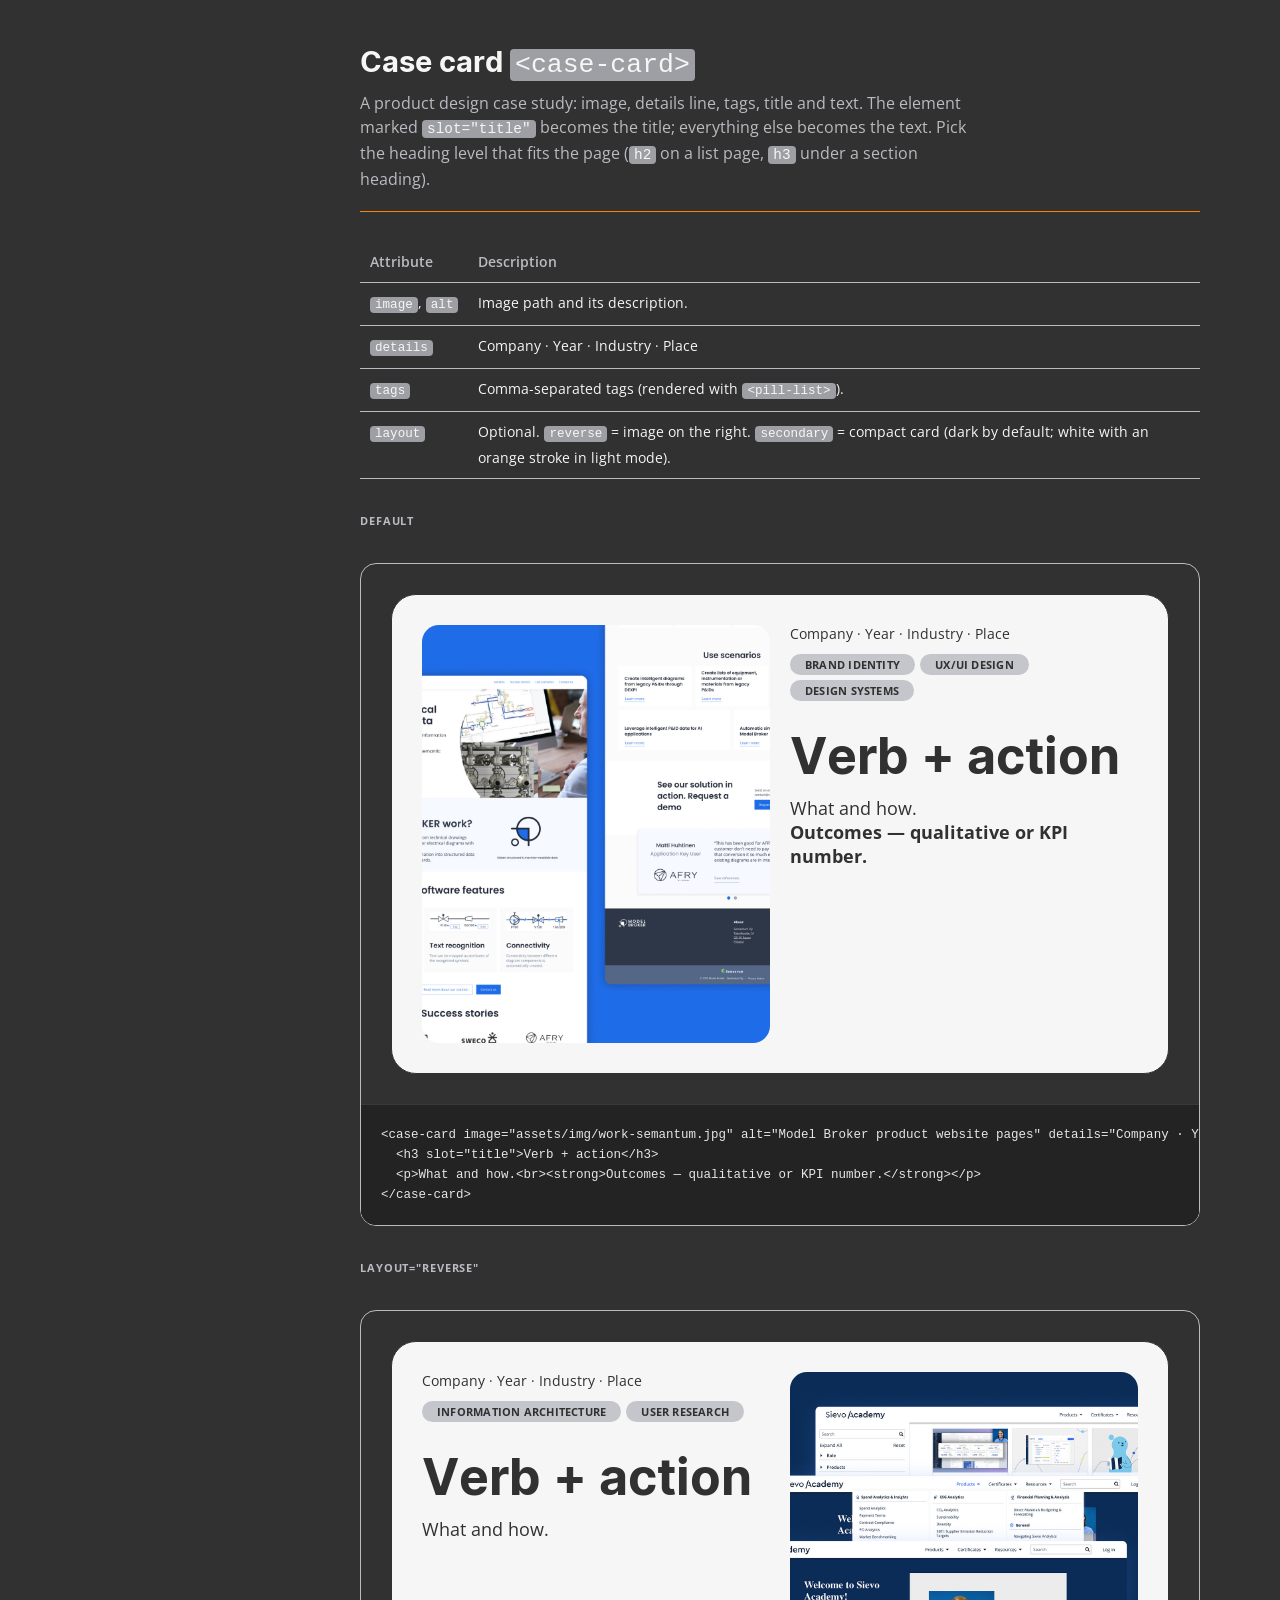
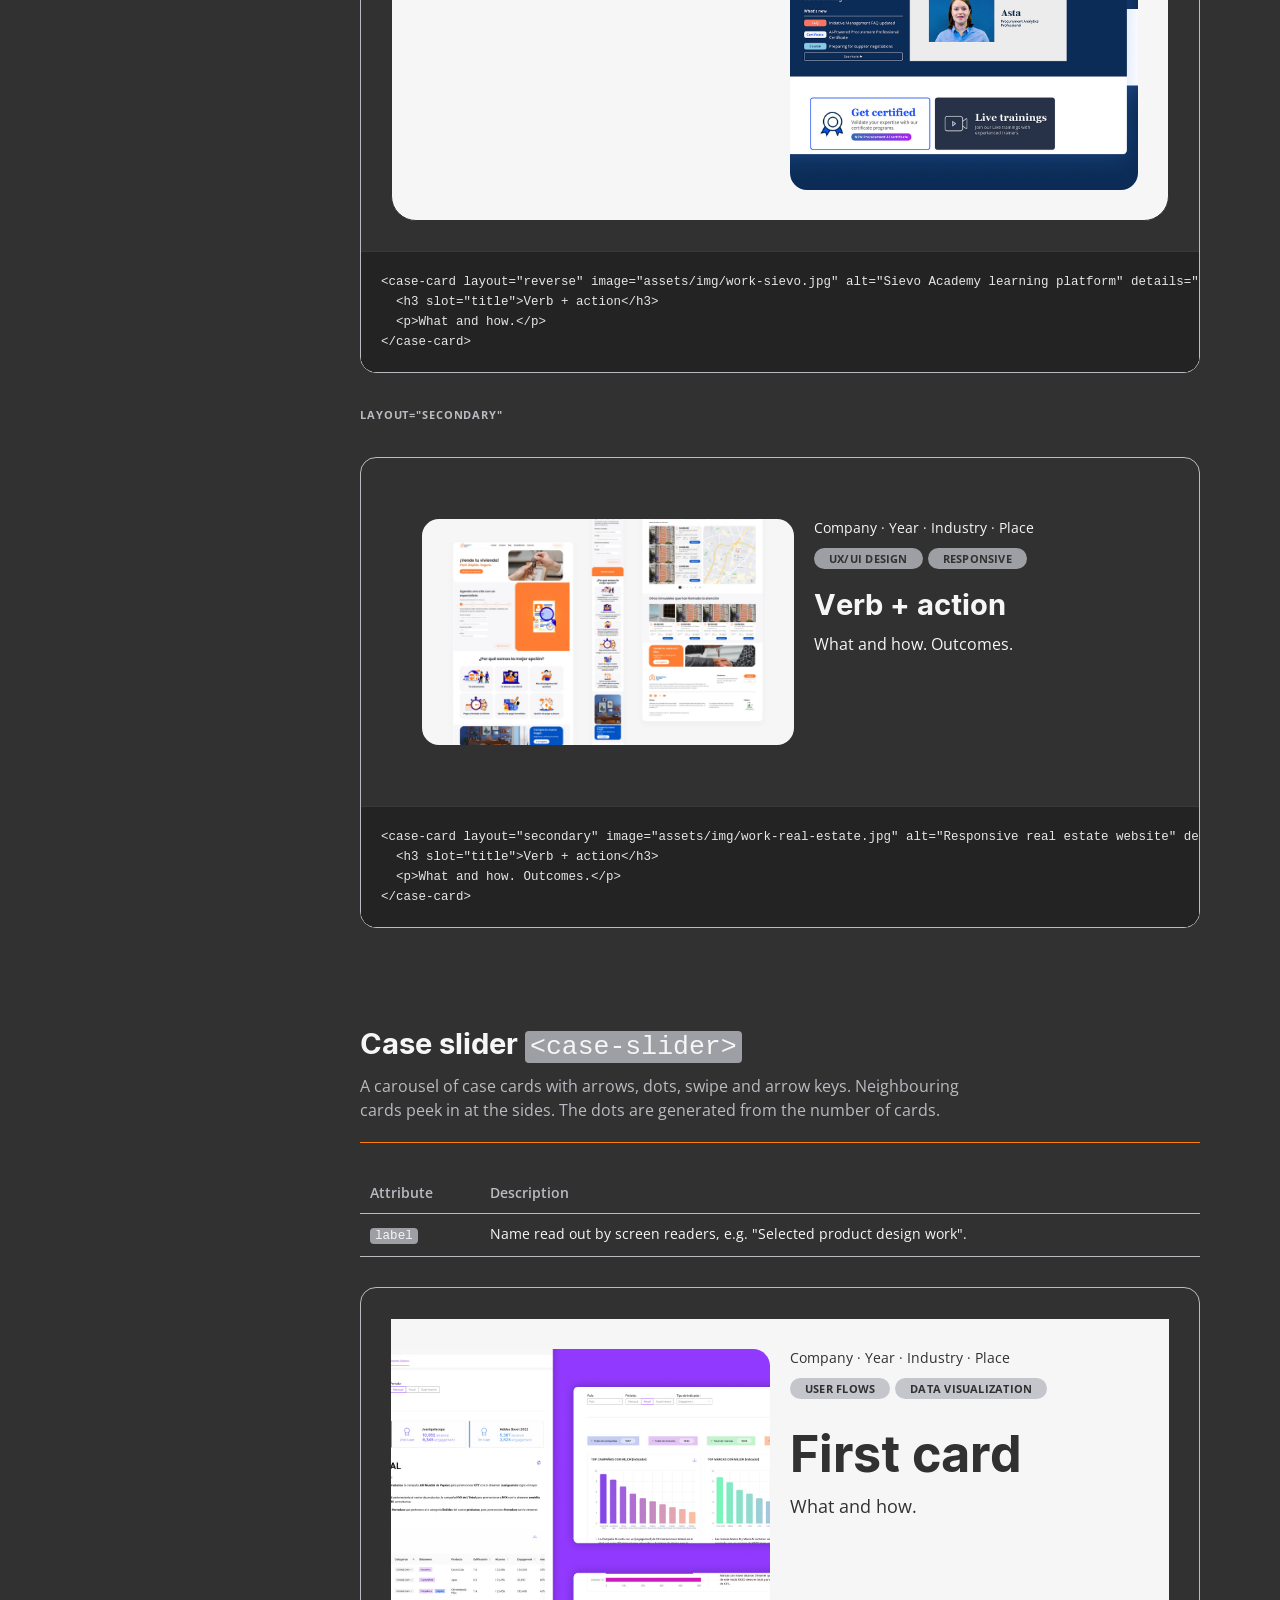
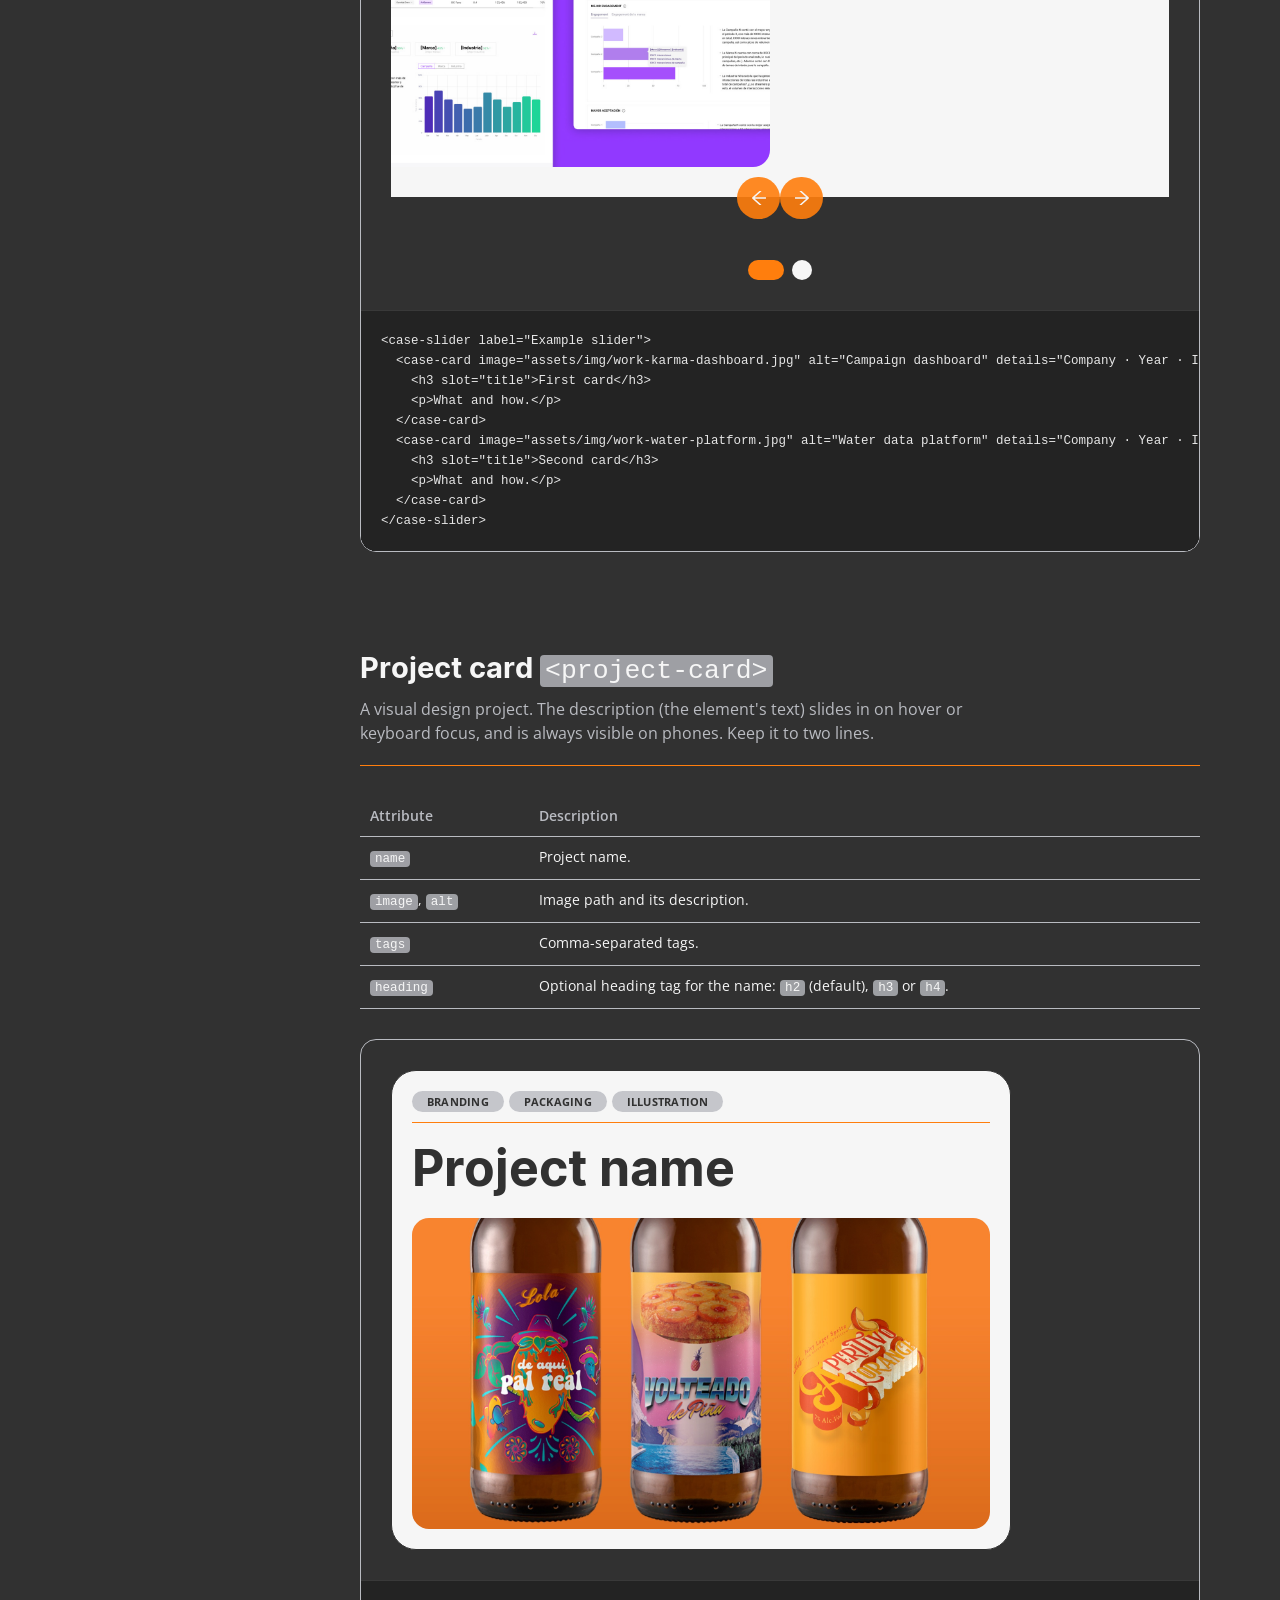
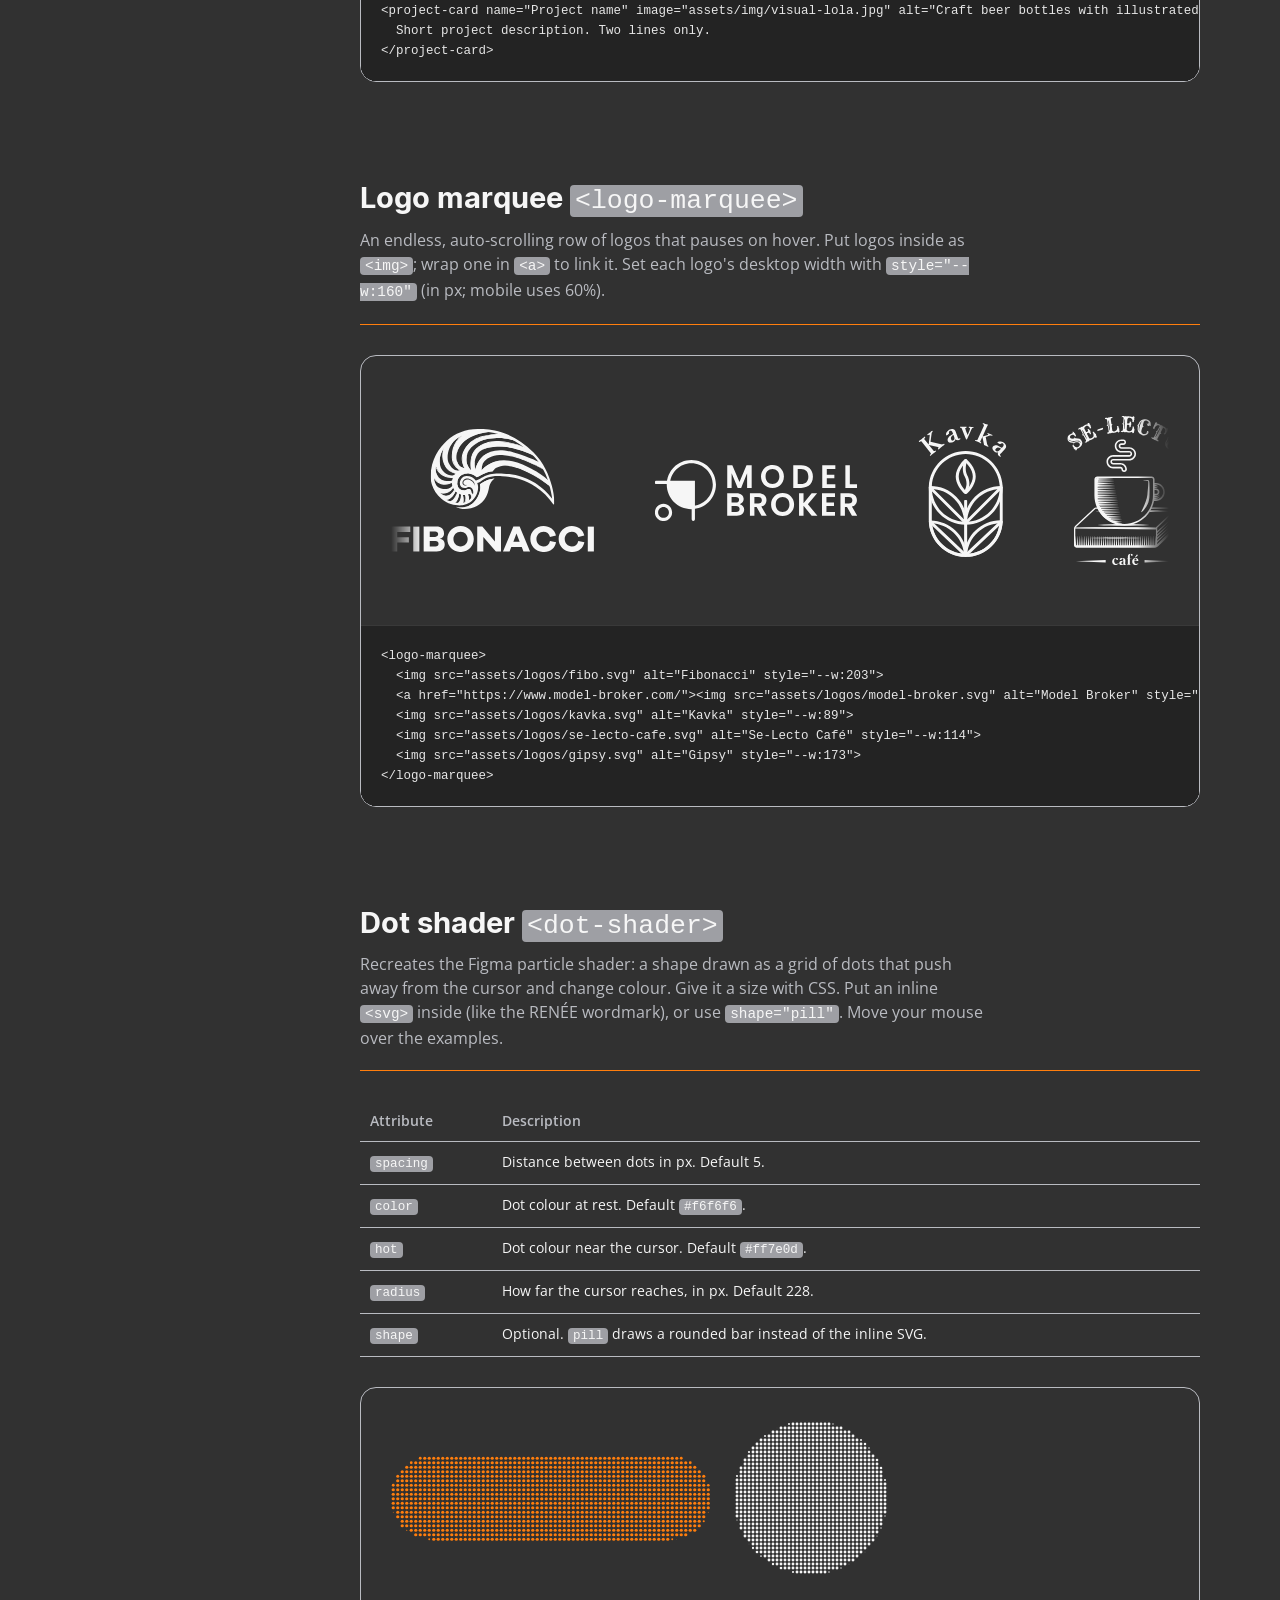
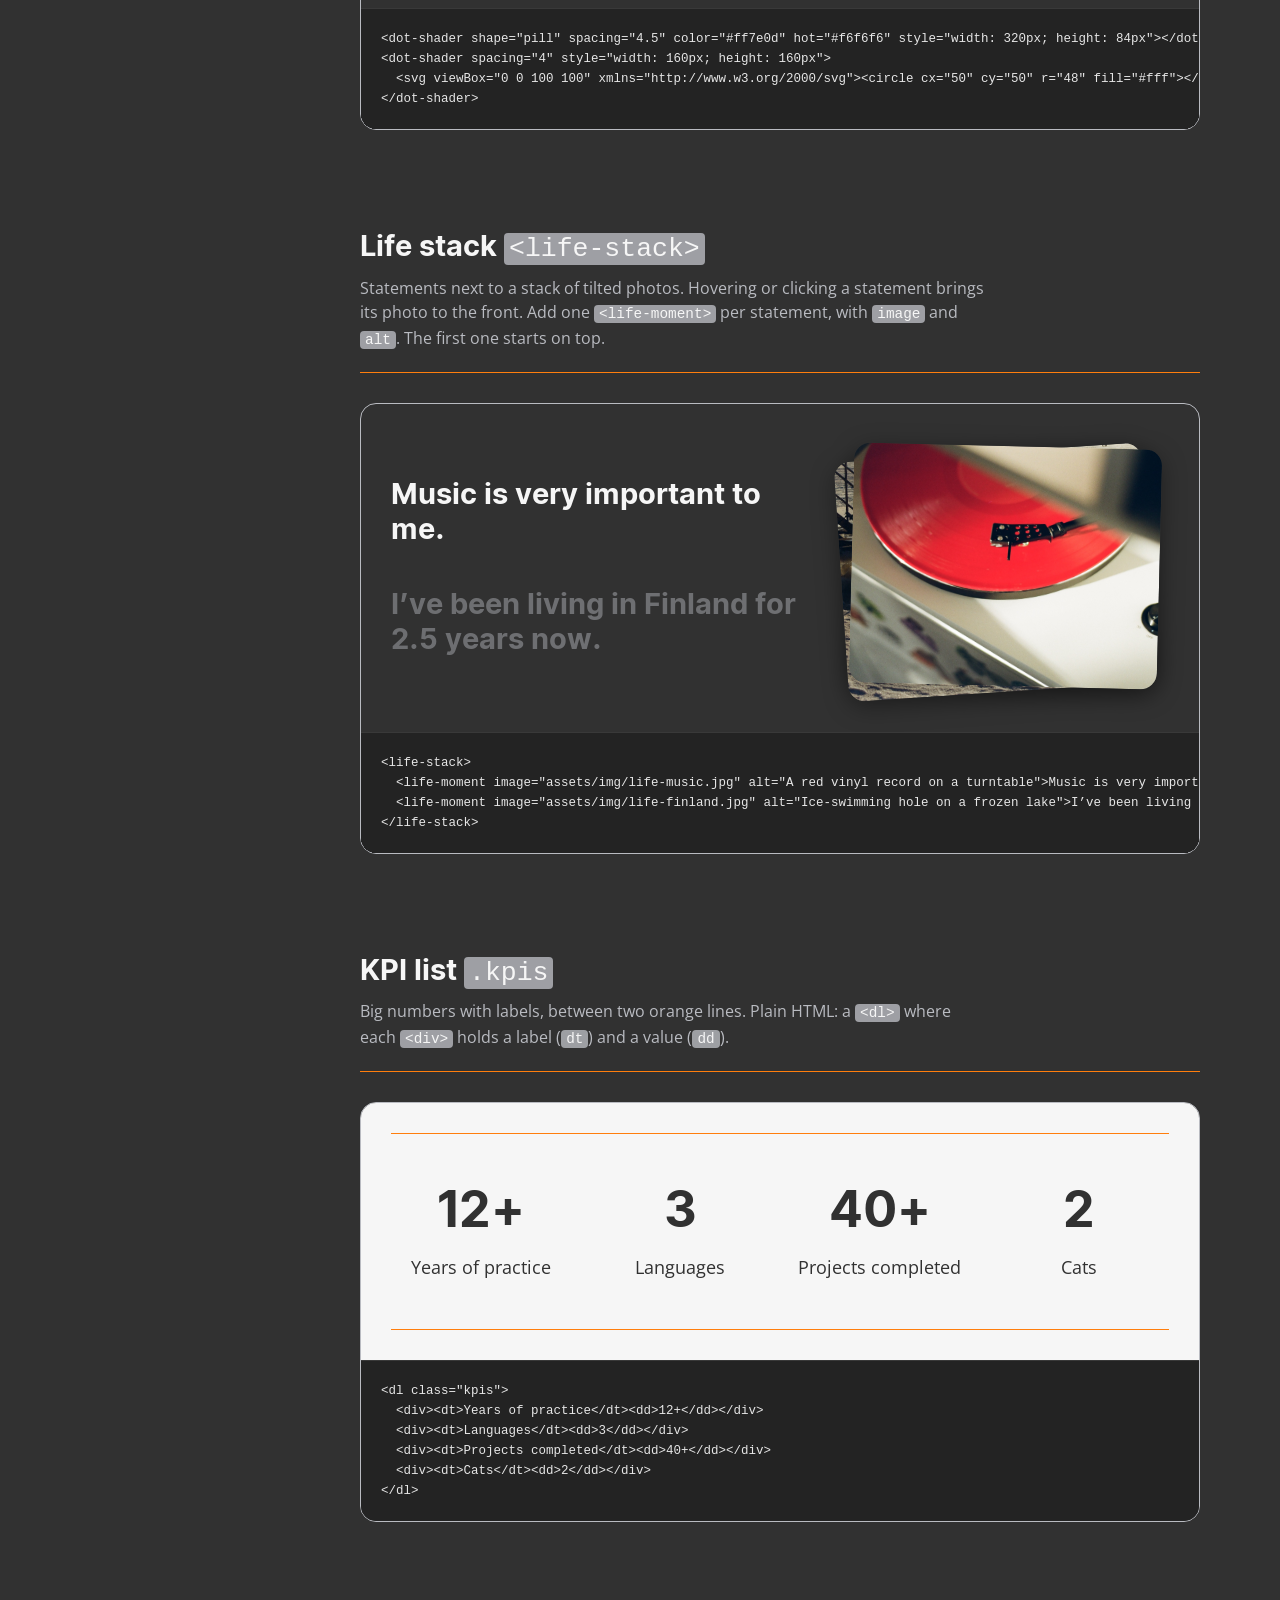
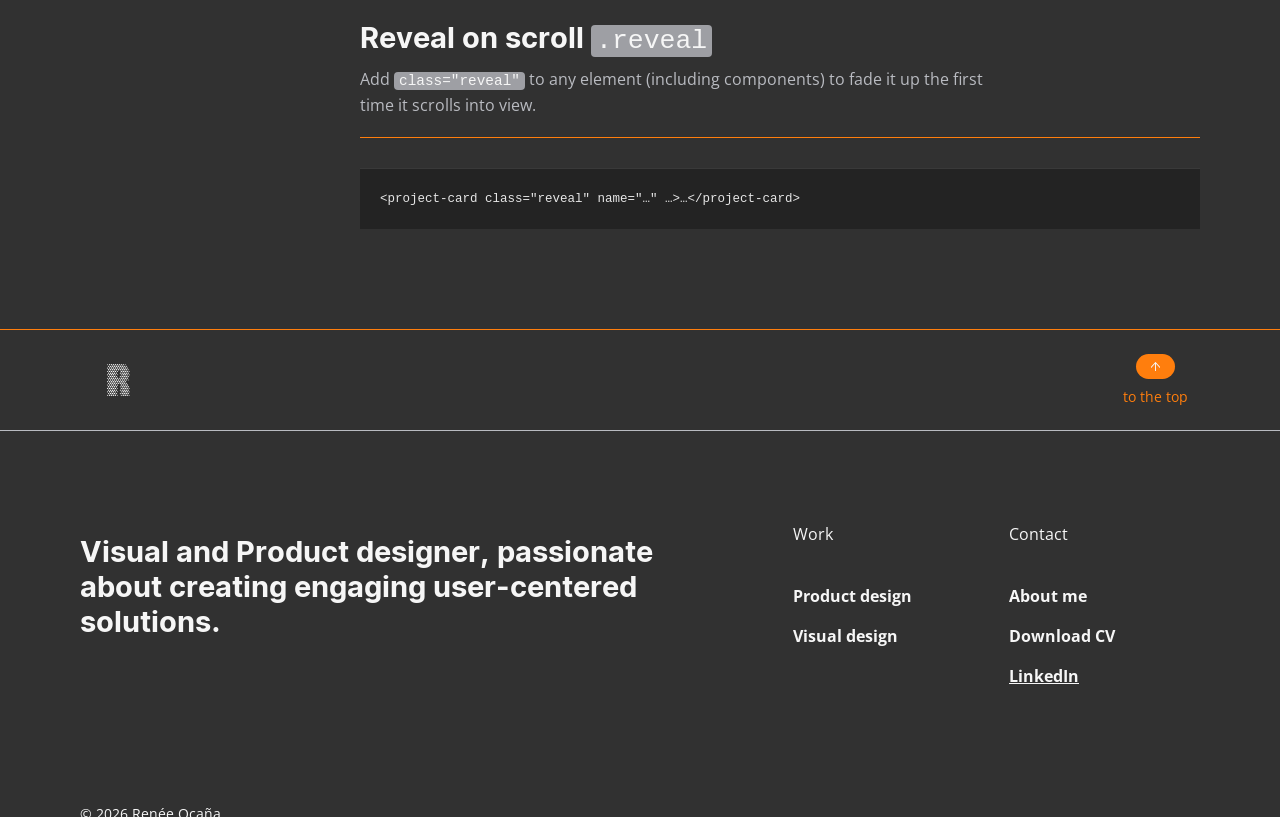
<file: styleguide.html>
<!doctype html>
<html lang="en" data-theme="dark">
<head>
  <meta charset="utf-8">
  <meta name="viewport" content="width=device-width, initial-scale=1">
  <title>Design system — Renée Ocaña</title>
  <meta name="robots" content="noindex">
  <meta name="theme-color" content="#313131">
  <link rel="icon" href="assets/logos/renee-r.svg" type="image/svg+xml">
  <link rel="preconnect" href="https://fonts.googleapis.com">
  <link rel="preconnect" href="https://fonts.gstatic.com" crossorigin>
  <link href="https://fonts.googleapis.com/css2?family=Konkhmer+Sleokchher&family=Open+Sans:wght@400;600;700&display=swap" rel="stylesheet">
  <script src="assets/js/theme-init.js"></script>
  <link rel="stylesheet" href="assets/css/tokens.css">
  <link rel="stylesheet" href="assets/css/base.css">
  <link rel="stylesheet" href="assets/css/components.css">
  <link rel="stylesheet" href="assets/css/pages.css">
  <script src="assets/js/components.js" defer></script>
  <style>
    /* Styles for this documentation page only (sg- prefix). */
    .sg { display: grid; grid-template-columns: 220px minmax(0, 1fr); gap: var(--space-8); padding-block: 160px var(--space-10); }
    .sg-toc { position: sticky; top: 140px; align-self: start; display: grid; gap: 4px; font-size: var(--text-caption); }
    .sg-toc strong { margin: var(--space-4) 0 4px; color: var(--text-muted); font-size: var(--text-pill); letter-spacing: 0.08em; text-transform: uppercase; }
    .sg-toc a { padding: 4px 0; text-decoration: none; color: var(--text-primary); }
    .sg-toc a:hover { color: var(--text-accent); }
    .sg-main { display: grid; gap: var(--space-10); min-width: 0; }
    .sg-section { display: grid; gap: var(--space-6); scroll-margin-top: 140px; }
    .sg-section > header { display: grid; gap: var(--space-3); padding-bottom: var(--space-5); border-bottom: 1px solid var(--border-accent); }
    .sg-section > header p { color: var(--text-muted); font-size: var(--text-small); max-width: 70ch; }
    .sg-label { font-size: var(--text-pill); font-weight: var(--weight-bold); letter-spacing: 0.08em; text-transform: uppercase; color: var(--text-muted); }
    .sg-lead { color: var(--text-muted); max-width: 70ch; }
    .sg-lead code, .sg-section code:not(pre code) { font-family: ui-monospace, SFMono-Regular, Menlo, monospace; font-size: 0.9em; color: var(--text-primary); background: var(--surface-pill); padding: 1px 5px; border-radius: 4px; }

    .sg-swatches { display: grid; grid-template-columns: repeat(auto-fill, minmax(170px, 1fr)); gap: var(--space-4); }
    .sg-swatch { display: grid; gap: var(--space-2); font-size: var(--text-caption); }
    .sg-swatch span:first-child { height: 76px; border-radius: 12px; border: 1px solid var(--border-subtle); }
    .sg-swatch code { color: var(--text-muted); font-size: 12px; }

    .sg-type { display: grid; gap: var(--space-5); }
    .sg-type-row { display: grid; grid-template-columns: 200px minmax(0, 1fr); gap: var(--space-5); align-items: baseline; padding-bottom: var(--space-5); border-bottom: 1px solid var(--border-subtle); }
    .sg-type-row code { color: var(--text-muted); font-size: 12px; line-height: 1.5; }

    .sg-spaces { display: grid; gap: var(--space-2); }
    .sg-space { display: grid; grid-template-columns: 120px 60px 1fr; gap: var(--space-4); align-items: center; font-size: var(--text-caption); }
    .sg-space span:last-child { height: 14px; background: var(--action-primary); border-radius: 3px; }

    .sg-tiles { display: grid; grid-template-columns: repeat(auto-fill, minmax(170px, 1fr)); gap: var(--space-5); }
    .sg-tile { display: grid; place-items: center; height: 110px; background: var(--surface-card); color: var(--text-on-light); font-size: var(--text-caption); text-align: center; }

    .sg-example { display: grid; gap: 0; border: 1px solid var(--border-subtle); border-radius: 16px; overflow: hidden; }
    .sg-demo { padding: var(--space-6); overflow: hidden; }
    .sg-demo--light { background: var(--surface-card); color: var(--text-on-light); }
    .sg-demo--row { display: flex; flex-wrap: wrap; gap: var(--space-5); align-items: center; }
    .sg-code { margin: 0; max-height: 340px; overflow: auto; padding: var(--space-5); background: #232323; border-top: 1px solid rgba(255,255,255,0.1); font: 12.5px/1.6 ui-monospace, SFMono-Regular, Menlo, monospace; color: #e6e6e6; white-space: pre; }

    .sg-props { width: 100%; border-collapse: collapse; font-size: var(--text-caption); }
    .sg-props th, .sg-props td { text-align: left; vertical-align: top; padding: var(--space-2) var(--space-3); border-bottom: 1px solid var(--border-subtle); }
    .sg-props th { color: var(--text-muted); font-weight: var(--weight-semibold); }
    .sg-props td:first-child { white-space: nowrap; }

    .sg-demo .slider__track > case-card { flex-basis: min(900px, 80vw); }
    .sg-demo .slider__arrows { position: static; justify-content: center; margin-bottom: var(--space-5); }
    .sg-demo .project { height: 480px; }

    @media (max-width: 1100px) {
      .sg { grid-template-columns: 1fr; }
      .sg-toc { position: static; grid-template-columns: repeat(auto-fill, minmax(150px, 1fr)); }
    }
    @media (max-width: 760px) {
      .sg { padding-top: 110px; }
      .sg-type-row { grid-template-columns: 1fr; gap: var(--space-2); }
      .sg-demo { padding: var(--space-4); }
    }
  </style>
</head>
<body>
  <site-nav></site-nav>

  <main id="main" class="container">
    <div class="sg">
      <nav class="sg-toc" aria-label="Design system">
        <strong>Foundations</strong>
        <a href="#colour">Colour</a>
        <a href="#type">Typography</a>
        <a href="#spacing">Spacing</a>
        <a href="#radius">Radius &amp; elevation</a>
        <a href="#motion">Motion</a>
        <strong>Components</strong>
        <a href="#logo">Logo</a>
        <a href="#buttons">Buttons</a>
        <a href="#pills">Pill list</a>
        <a href="#nav">Site nav</a>
        <a href="#footer">Site footer</a>
        <a href="#case-card">Case card</a>
        <a href="#case-slider">Case slider</a>
        <a href="#project-card">Project card</a>
        <a href="#logo-marquee">Logo marquee</a>
        <a href="#dot-shader">Dot shader</a>
        <a href="#life-stack">Life stack</a>
        <a href="#kpis">KPI list</a>
        <a href="#reveal">Reveal on scroll</a>
      </nav>

      <div class="sg-main">
        <header class="sg-section">
          <h1 class="h2">Design system</h1>
          <p class="sg-lead">
            Everything the portfolio is built from. Tokens live in <code>assets/css/tokens.css</code>,
            component styles in <code>assets/css/components.css</code> and component behaviour in
            <code>assets/js/components.js</code>. Change a token or a component once and every page updates.
            Each example below shows its real source — copy it into a page to use it.
          </p>
        </header>

        <!-- ================= FOUNDATIONS ================= -->

        <section class="sg-section" id="colour">
          <header>
            <h2 class="h3">Colour</h2>
            <p>Primitives are the raw palette from Figma. Components use the semantic tokens only — to re-theme the site, point a semantic token at a different primitive.</p>
          </header>
          <p class="sg-label">Primitives</p>
          <div class="sg-swatches" data-swatches="--color-black --color-ink --color-gray --color-white --color-pure-white --color-orange --color-orange-dark --color-green"></div>
          <p class="sg-label">Semantic</p>
          <div class="sg-swatches" data-swatches="--surface-page --surface-card --surface-nav --surface-pill --text-primary --text-muted --text-on-light --text-accent --border-strong --border-subtle --border-accent --action-primary --action-primary-hover --action-dark --focus-ring"></div>
        </section>

        <section class="sg-section" id="type">
          <header>
            <h2 class="h3">Typography</h2>
            <p>Display: Konkhmer Sleokchher. Body: Open Sans 400/600/700. Display sizes are fluid — they scale down from the Figma size at 1440px.</p>
          </header>
          <div class="sg-type">
            <div class="sg-type-row"><code>.h1<br>--text-h1 · 80/88</code><p class="h1">Renée Ocaña</p></div>
            <div class="sg-type-row"><code>.h2<br>--text-h2 · 56/62</code><p class="h2">Complex products. Clear experiences.</p></div>
            <div class="sg-type-row"><code>.h3<br>--text-h3 · 32/38</code><p class="h3">Based in Espoo, working around the world</p></div>
            <div class="sg-type-row"><code>.h4<br>--text-h4 · 20/24</code><p class="h4">Empathy-driven design backed with data decisions</p></div>
            <div class="sg-type-row"><code>.lead<br>--text-lead · 36</code><p class="lead">Visual designer with 11+ years of experience, <strong>specializing in UX/UI.</strong></p></div>
            <div class="sg-type-row"><code>.body<br>--text-body · 18/24</code><p class="body">I’m a designer who gets excited about new ideas, with at least one project running in my head all day.</p></div>
            <div class="sg-type-row"><code>--text-small · 16</code><p style="font-size: var(--text-small)">Navigation, buttons and footer links.</p></div>
            <div class="sg-type-row"><code>.caption<br>--text-caption · 14</code><p class="caption">Semantum · 2025 · B2B / Engineering software · Finland</p></div>
            <div class="sg-type-row"><code>.muted / .accent / .uppercase</code><p class="body"><span class="muted">Muted text</span> · <span class="accent">Accent text</span> · <span class="uppercase">uppercase</span></p></div>
          </div>
        </section>

        <section class="sg-section" id="spacing">
          <header>
            <h2 class="h3">Spacing</h2>
            <p>The gap and padding values used by the Figma auto-layouts. <code>--page-pad</code> is the side margin: 80px desktop, 40px tablet, 16px mobile.</p>
          </header>
          <div class="sg-spaces" data-spaces="--space-1 --space-2 --space-3 --space-4 --space-5 --space-6 --space-7 --space-8 --space-9 --space-10"></div>
        </section>

        <section class="sg-section" id="radius">
          <header>
            <h2 class="h3">Radius &amp; elevation</h2>
          </header>
          <div class="sg-tiles">
            <div class="sg-tile" style="border-radius: var(--radius-pill)">--radius-pill<br>50px</div>
            <div class="sg-tile" style="border-radius: var(--radius-card)">--radius-card<br>25px</div>
            <div class="sg-tile" style="border-radius: var(--radius-media)">--radius-media<br>17px</div>
            <div class="sg-tile" style="border-radius: var(--radius-panel) var(--radius-panel) 0 0">--radius-panel<br>80px</div>
          </div>
          <div class="sg-tiles">
            <div class="sg-tile" style="border-radius: var(--radius-card); box-shadow: var(--shadow-card)">--shadow-card</div>
            <div class="sg-tile" style="border-radius: var(--radius-card); box-shadow: var(--shadow-media)">--shadow-media</div>
            <div class="sg-tile" style="border-radius: var(--radius-card); box-shadow: var(--shadow-photo)">--shadow-photo</div>
          </div>
        </section>

        <section class="sg-section" id="motion">
          <header>
            <h2 class="h3">Motion</h2>
            <p><code>--ease-out</code> with <code>--duration-fast</code> (0.2s, colours), <code>--duration-base</code> (0.35s, shadows) and <code>--duration-slow</code> (0.6s, movement). All motion is switched off for visitors who ask for reduced motion.</p>
          </header>
        </section>

        <!-- ================= COMPONENTS ================= -->

        <section class="sg-section" id="logo">
          <header>
            <h2 class="h3">Logo</h2>
            <p>The dotted R mark. Turns orange on hover. Used by the nav and footer.</p>
          </header>
          <div class="sg-example">
            <div class="sg-demo sg-demo--row" data-example>
              <a class="logo-r" href="index.html" aria-label="Renée Ocaña — home"></a>
            </div>
          </div>
        </section>

        <section class="sg-section" id="buttons">
          <header>
            <h2 class="h3">Buttons</h2>
            <p><code>.btn</code> plus a variant: <code>.btn--dark</code>, <code>.btn--orange</code> or <code>.btn--outline</code>. Add <code>.btn--small</code> for the small size. The arrow icon is optional. <code>.round-btn</code> is the round arrow used by the slider.</p>
          </header>
          <div class="sg-example">
            <div class="sg-demo sg-demo--light sg-demo--row" data-example>
              <a class="btn btn--dark" href="#">Contact by LinkedIn <img class="btn__icon" src="assets/icons/arrow-right.svg" alt=""></a>
              <a class="btn btn--orange" href="#">Send an email <img class="btn__icon" src="assets/icons/arrow-right.svg" alt=""></a>
              <a class="btn btn--outline" href="#">Outline</a>
              <a class="btn btn--dark btn--small" href="#">Small</a>
              <button class="round-btn round-btn--prev" type="button" aria-label="Previous"><img src="assets/icons/arrow-right.svg" alt=""></button>
              <button class="round-btn" type="button" aria-label="Next"><img src="assets/icons/arrow-right.svg" alt=""></button>
            </div>
          </div>
        </section>

        <section class="sg-section" id="pills">
          <header>
            <h2 class="h3">Pill list <code>&lt;pill-list&gt;</code></h2>
            <p>A row of tags. Case cards and project cards use it for their tags.</p>
          </header>
          <table class="sg-props">
            <tr><th>Attribute</th><th>Description</th></tr>
            <tr><td><code>tags</code></td><td>Comma-separated labels.</td></tr>
            <tr><td><code>variant</code></td><td>Optional. <code>outline</code> = the larger outlined chips used for the tech stack.</td></tr>
          </table>
          <div class="sg-example">
            <div class="sg-demo sg-demo--light" data-example>
              <pill-list tags="Branding, Visual identity, Motion graphics, Web design"></pill-list>
              <br>
              <pill-list variant="outline" tags="Figma, Adobe Suite, Notion, Framer"></pill-list>
            </div>
          </div>
        </section>

        <section class="sg-section" id="nav">
          <header>
            <h2 class="h3">Site nav <code>&lt;site-nav&gt;</code></h2>
            <p>The floating top bar (it's the one at the top of this page). Collapses to a menu button on mobile. Link labels and targets are set once in <code>SITE.nav</code> at the top of <code>components.js</code>.</p>
          </header>
          <table class="sg-props">
            <tr><th>Attribute</th><th>Description</th></tr>
            <tr><td><code>current</code></td><td>Active page: <code>product-design</code>, <code>visual-design</code> or <code>about</code>. Leave out on the home page.</td></tr>
          </table>
          <pre class="sg-code">&lt;site-nav current="about"&gt;&lt;/site-nav&gt;</pre>
        </section>

        <section class="sg-section" id="footer">
          <header>
            <h2 class="h3">Site footer <code>&lt;site-footer&gt;</code></h2>
            <p>Back-to-top bar, tagline, links and copyright (see the bottom of this page). Text and links come from <code>SITE</code> at the top of <code>components.js</code>.</p>
          </header>
          <pre class="sg-code">&lt;site-footer&gt;&lt;/site-footer&gt;</pre>
        </section>

        <section class="sg-section" id="case-card">
          <header>
            <h2 class="h3">Case card <code>&lt;case-card&gt;</code></h2>
            <p>A product design case study: image, details line, tags, title and text. The element marked <code>slot="title"</code> becomes the title; everything else becomes the text. Pick the heading level that fits the page (<code>h2</code> on a list page, <code>h3</code> under a section heading).</p>
          </header>
          <table class="sg-props">
            <tr><th>Attribute</th><th>Description</th></tr>
            <tr><td><code>image</code>, <code>alt</code></td><td>Image path and its description.</td></tr>
            <tr><td><code>details</code></td><td>Company · Year · Industry · Place</td></tr>
            <tr><td><code>tags</code></td><td>Comma-separated tags (rendered with <code>&lt;pill-list&gt;</code>).</td></tr>
            <tr><td><code>layout</code></td><td>Optional. <code>reverse</code> = image on the right. <code>secondary</code> = compact card (dark by default; white with an orange stroke in light mode).</td></tr>
          </table>
          <p class="sg-label">Default</p>
          <div class="sg-example">
            <div class="sg-demo" data-example>
              <case-card image="assets/img/work-semantum.jpg" alt="Model Broker product website pages"
                         details="Company · Year · Industry · Place"
                         tags="Brand identity, UX/UI design, Design systems">
                <h3 slot="title">Verb + action</h3>
                <p>What and how.<br><strong>Outcomes — qualitative or KPI number.</strong></p>
              </case-card>
            </div>
          </div>
          <p class="sg-label">layout="reverse"</p>
          <div class="sg-example">
            <div class="sg-demo" data-example>
              <case-card layout="reverse" image="assets/img/work-sievo.jpg" alt="Sievo Academy learning platform"
                         details="Company · Year · Industry · Place"
                         tags="Information architecture, User research">
                <h3 slot="title">Verb + action</h3>
                <p>What and how.</p>
              </case-card>
            </div>
          </div>
          <p class="sg-label">layout="secondary"</p>
          <div class="sg-example">
            <div class="sg-demo" data-example>
              <case-card layout="secondary" image="assets/img/work-real-estate.jpg" alt="Responsive real estate website"
                         details="Company · Year · Industry · Place"
                         tags="UX/UI design, Responsive">
                <h3 slot="title">Verb + action</h3>
                <p>What and how. Outcomes.</p>
              </case-card>
            </div>
          </div>
        </section>

        <section class="sg-section" id="case-slider">
          <header>
            <h2 class="h3">Case slider <code>&lt;case-slider&gt;</code></h2>
            <p>A carousel of case cards with arrows, dots, swipe and arrow keys. Neighbouring cards peek in at the sides. The dots are generated from the number of cards.</p>
          </header>
          <table class="sg-props">
            <tr><th>Attribute</th><th>Description</th></tr>
            <tr><td><code>label</code></td><td>Name read out by screen readers, e.g. "Selected product design work".</td></tr>
          </table>
          <div class="sg-example">
            <div class="sg-demo" data-example>
              <case-slider label="Example slider">
                <case-card image="assets/img/work-karma-dashboard.jpg" alt="Campaign dashboard" details="Company · Year · Industry · Place" tags="User flows, Data visualization">
                  <h3 slot="title">First card</h3>
                  <p>What and how.</p>
                </case-card>
                <case-card image="assets/img/work-water-platform.jpg" alt="Water data platform" details="Company · Year · Industry · Place" tags="Information architecture">
                  <h3 slot="title">Second card</h3>
                  <p>What and how.</p>
                </case-card>
              </case-slider>
            </div>
          </div>
        </section>

        <section class="sg-section" id="project-card">
          <header>
            <h2 class="h3">Project card <code>&lt;project-card&gt;</code></h2>
            <p>A visual design project. The description (the element's text) slides in on hover or keyboard focus, and is always visible on phones. Keep it to two lines.</p>
          </header>
          <table class="sg-props">
            <tr><th>Attribute</th><th>Description</th></tr>
            <tr><td><code>name</code></td><td>Project name.</td></tr>
            <tr><td><code>image</code>, <code>alt</code></td><td>Image path and its description.</td></tr>
            <tr><td><code>tags</code></td><td>Comma-separated tags.</td></tr>
            <tr><td><code>heading</code></td><td>Optional heading tag for the name: <code>h2</code> (default), <code>h3</code> or <code>h4</code>.</td></tr>
          </table>
          <div class="sg-example">
            <div class="sg-demo" data-example style="max-width: 680px">
              <project-card name="Project name" image="assets/img/visual-lola.jpg" alt="Craft beer bottles with illustrated labels"
                            tags="Branding, Packaging, Illustration" heading="h3">
                Short project description. Two lines only.
              </project-card>
            </div>
          </div>
        </section>

        <section class="sg-section" id="logo-marquee">
          <header>
            <h2 class="h3">Logo marquee <code>&lt;logo-marquee&gt;</code></h2>
            <p>An endless, auto-scrolling row of logos that pauses on hover. Put logos inside as <code>&lt;img&gt;</code>; wrap one in <code>&lt;a&gt;</code> to link it. Set each logo's desktop width with <code>style="--w:160"</code> (in px; mobile uses 60%).</p>
          </header>
          <div class="sg-example">
            <div class="sg-demo" data-example>
              <logo-marquee>
                <img src="assets/logos/fibo.svg" alt="Fibonacci" style="--w:203">
                <a href="https://www.model-broker.com/"><img src="assets/logos/model-broker.svg" alt="Model Broker" style="--w:204"></a>
                <img src="assets/logos/kavka.svg" alt="Kavka" style="--w:89">
                <img src="assets/logos/se-lecto-cafe.svg" alt="Se-Lecto Café" style="--w:114">
                <img src="assets/logos/gipsy.svg" alt="Gipsy" style="--w:173">
              </logo-marquee>
            </div>
          </div>
        </section>

        <section class="sg-section" id="dot-shader">
          <header>
            <h2 class="h3">Dot shader <code>&lt;dot-shader&gt;</code></h2>
            <p>Recreates the Figma particle shader: a shape drawn as a grid of dots that push away from the cursor and change colour. Give it a size with CSS. Put an inline <code>&lt;svg&gt;</code> inside (like the RENÉE wordmark), or use <code>shape="pill"</code>. Move your mouse over the examples.</p>
          </header>
          <table class="sg-props">
            <tr><th>Attribute</th><th>Description</th></tr>
            <tr><td><code>spacing</code></td><td>Distance between dots in px. Default 5.</td></tr>
            <tr><td><code>color</code></td><td>Dot colour at rest. Default <code>#f6f6f6</code>.</td></tr>
            <tr><td><code>hot</code></td><td>Dot colour near the cursor. Default <code>#ff7e0d</code>.</td></tr>
            <tr><td><code>radius</code></td><td>How far the cursor reaches, in px. Default 228.</td></tr>
            <tr><td><code>shape</code></td><td>Optional. <code>pill</code> draws a rounded bar instead of the inline SVG.</td></tr>
          </table>
          <div class="sg-example">
            <div class="sg-demo sg-demo--row" data-example>
              <dot-shader shape="pill" spacing="4.5" color="#ff7e0d" hot="#f6f6f6" style="width: 320px; height: 84px"></dot-shader>
              <dot-shader spacing="4" style="width: 160px; height: 160px">
                <svg viewBox="0 0 100 100" xmlns="http://www.w3.org/2000/svg"><circle cx="50" cy="50" r="48" fill="#fff"/></svg>
              </dot-shader>
            </div>
          </div>
        </section>

        <section class="sg-section" id="life-stack">
          <header>
            <h2 class="h3">Life stack <code>&lt;life-stack&gt;</code></h2>
            <p>Statements next to a stack of tilted photos. Hovering or clicking a statement brings its photo to the front. Add one <code>&lt;life-moment&gt;</code> per statement, with <code>image</code> and <code>alt</code>. The first one starts on top.</p>
          </header>
          <div class="sg-example">
            <div class="sg-demo" data-example>
              <life-stack>
                <life-moment image="assets/img/life-music.jpg" alt="A red vinyl record on a turntable">Music is very important to me.</life-moment>
                <life-moment image="assets/img/life-finland.jpg" alt="Ice-swimming hole on a frozen lake">I’ve been living in Finland for 2.5 years now.</life-moment>
              </life-stack>
            </div>
          </div>
        </section>

        <section class="sg-section" id="kpis">
          <header>
            <h2 class="h3">KPI list <code>.kpis</code></h2>
            <p>Big numbers with labels, between two orange lines. Plain HTML: a <code>&lt;dl&gt;</code> where each <code>&lt;div&gt;</code> holds a label (<code>dt</code>) and a value (<code>dd</code>).</p>
          </header>
          <div class="sg-example">
            <div class="sg-demo sg-demo--light" data-example>
              <dl class="kpis">
                <div><dt>Years of practice</dt><dd>12+</dd></div>
                <div><dt>Languages</dt><dd>3</dd></div>
                <div><dt>Projects completed</dt><dd>40+</dd></div>
                <div><dt>Cats</dt><dd>2</dd></div>
              </dl>
            </div>
          </div>
        </section>

        <section class="sg-section" id="reveal">
          <header>
            <h2 class="h3">Reveal on scroll <code>.reveal</code></h2>
            <p>Add <code>class="reveal"</code> to any element (including components) to fade it up the first time it scrolls into view.</p>
          </header>
          <pre class="sg-code">&lt;project-card class="reveal" name="…" …&gt;…&lt;/project-card&gt;</pre>
        </section>
      </div>
    </div>
  </main>

  <site-footer></site-footer>

  <script>
    // Runs before components.js (which is deferred), so it captures each
    // example's source exactly as written, before the components render it.
    (() => {
      const dedent = (s) => {
        const lines = s.replace(/^\n+|\s+$/g, "").split("\n");
        const pad = Math.min(...lines.filter((l) => l.trim()).map((l) => l.match(/^ */)[0].length));
        return lines.map((l) => l.slice(pad)).join("\n");
      };
      document.querySelectorAll("[data-example]").forEach((demo) => {
        const pre = document.createElement("pre");
        pre.className = "sg-code";
        pre.textContent = dedent(demo.innerHTML.replace(/<br>\n\s*/g, ""));
        demo.after(pre);
      });

      // Swatches and spacing read the live token values, so they never go stale.
      const css = getComputedStyle(document.documentElement);
      document.querySelectorAll("[data-swatches]").forEach((box) => {
        box.innerHTML = box.dataset.swatches.split(" ").map((t) =>
          `<div class="sg-swatch"><span style="background: var(${t})"></span><span>${t}</span><code>${css.getPropertyValue(t).trim()}</code></div>`
        ).join("");
      });
      document.querySelectorAll("[data-spaces]").forEach((box) => {
        box.innerHTML = box.dataset.spaces.split(" ").map((t) =>
          `<div class="sg-space"><code>${t}</code><span>${css.getPropertyValue(t).trim()}</span><span style="width: var(${t})"></span></div>`
        ).join("");
      });
    })();
  </script>
</body>
</html>
</file>
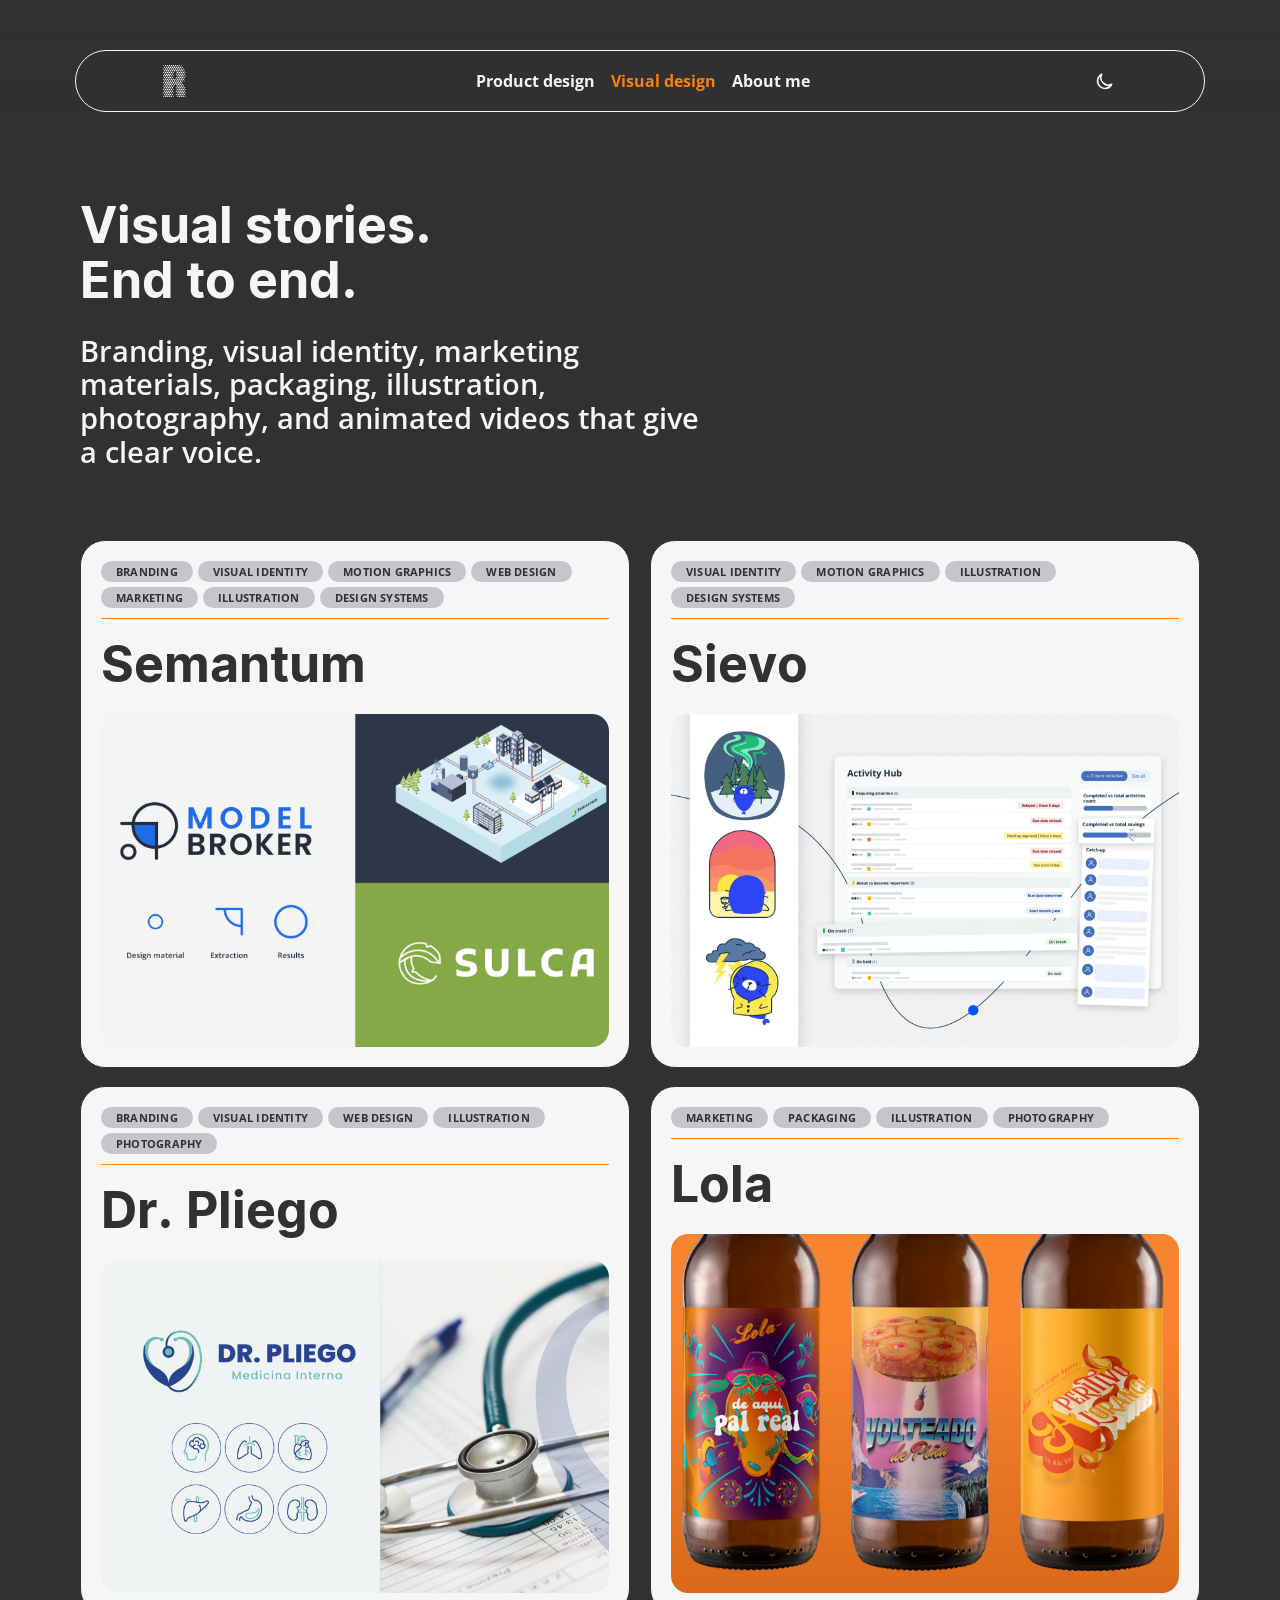
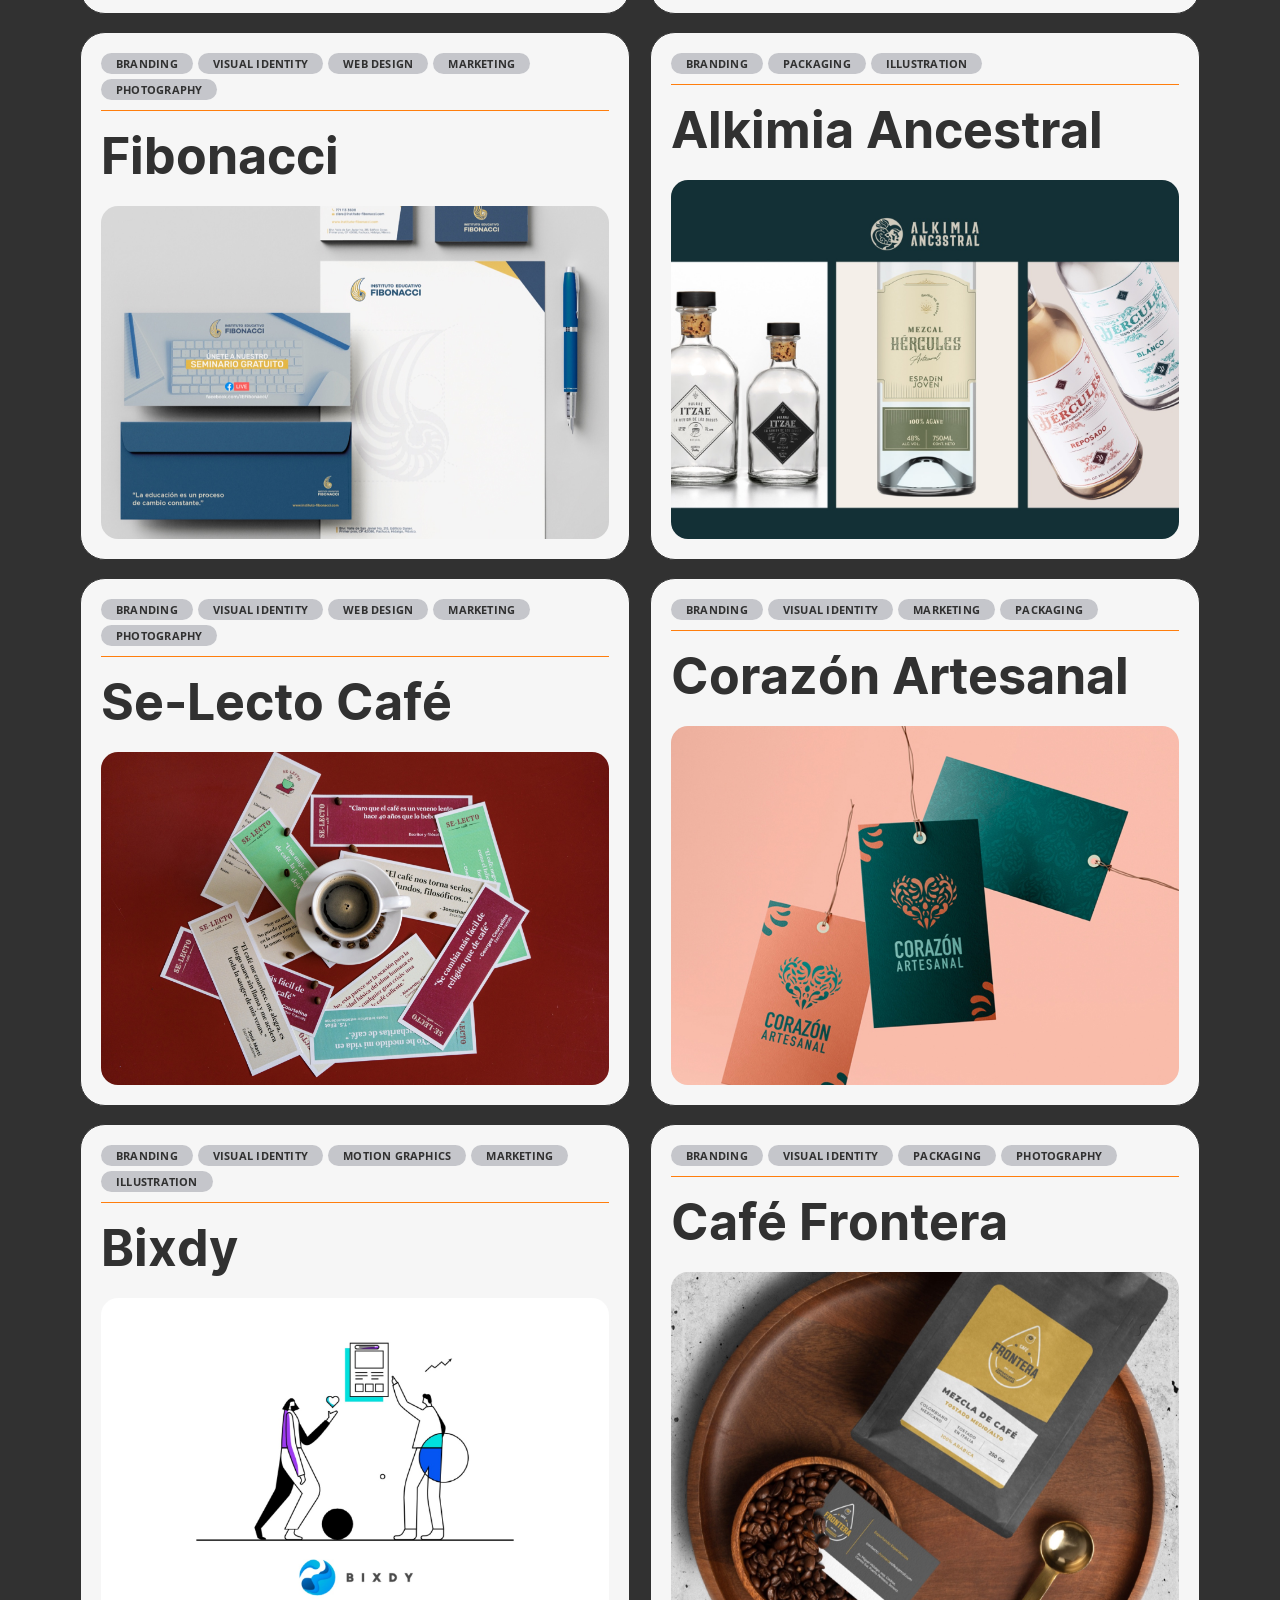
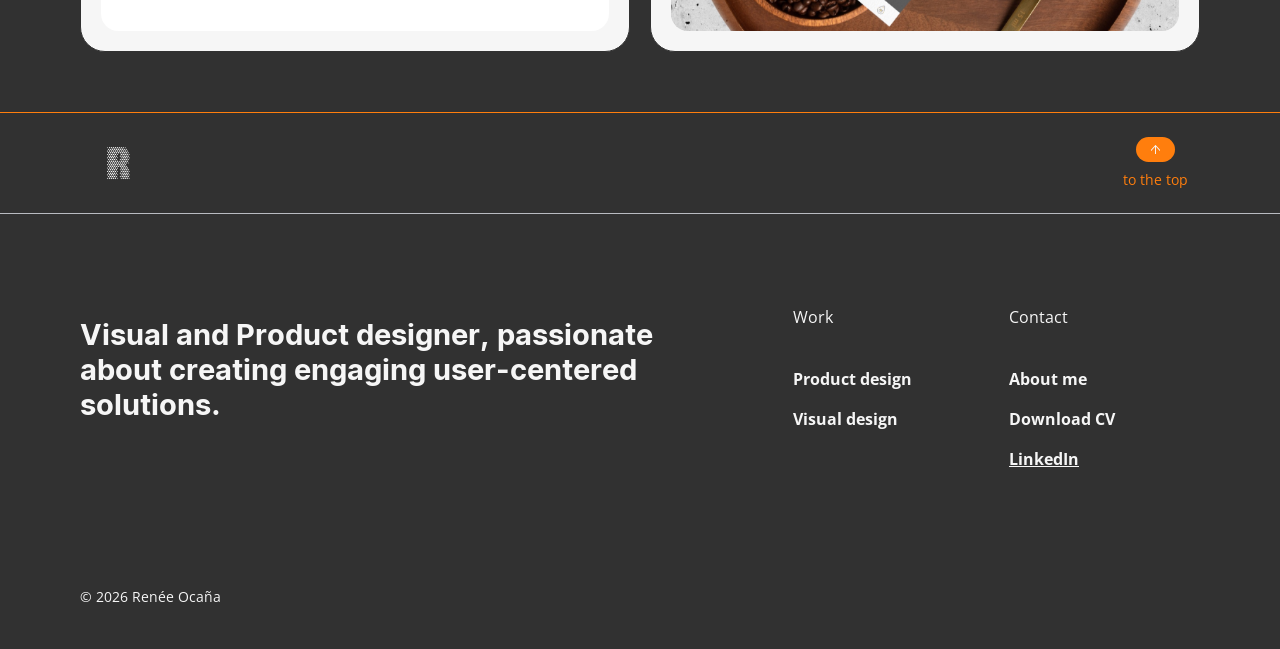
<file: visual-design.html>
<!doctype html>
<html lang="en" data-theme="dark">
<head>
  <meta charset="utf-8">
  <meta name="viewport" content="width=device-width, initial-scale=1">
  <title>Visual design — Renée Ocaña</title>
  <meta name="description" content="Branding, visual identity, marketing materials, packaging, illustration, photography and animated videos by Renée Ocaña.">
  <meta property="og:title" content="Visual design — Renée Ocaña">
  <meta property="og:description" content="Branding, visual identity, marketing materials, packaging, illustration, photography, and animated videos that give a clear voice.">
  <meta name="theme-color" content="#313131">
  <link rel="icon" href="assets/logos/renee-r.svg" type="image/svg+xml">
  <link rel="preconnect" href="https://fonts.googleapis.com">
  <link rel="preconnect" href="https://fonts.gstatic.com" crossorigin>
  <link href="https://fonts.googleapis.com/css2?family=Konkhmer+Sleokchher&family=Open+Sans:wght@400;600;700&display=swap" rel="stylesheet">
  <script src="assets/js/theme-init.js"></script>
  <link rel="stylesheet" href="assets/css/tokens.css">
  <link rel="stylesheet" href="assets/css/base.css">
  <link rel="stylesheet" href="assets/css/components.css">
  <link rel="stylesheet" href="assets/css/pages.css">
  <script src="assets/js/components.js" defer></script>
</head>
<body>
  <site-nav current="visual-design"></site-nav>

  <main id="main">
    <section class="page-head container">
      <div class="page-head__inner">
        <h1 class="h2">Visual stories.<br>End to end.</h1>
        <p class="page-head__lead">Branding, visual identity, marketing materials, packaging, illustration, photography, and animated videos that give a clear voice.</p>
      </div>
    </section>

    <section class="container" aria-label="Projects">
      <div class="visual-grid">
        <project-card class="reveal" name="Semantum" image="assets/img/visual-semantum.png"
                      mobile-image="assets/img/mobile-semantum.png"
                      alt="Model Broker and Sulca brand identities with an isometric illustration"
                      tags="Branding, Visual identity, Motion graphics, Web design, Marketing, Illustration, Design systems">
          Brand, explainer video &amp; marketing visuals for a software company in Finland
        </project-card>

        <project-card class="reveal" name="Sievo" image="assets/img/visual-sievo.jpg"
                      mobile-image="assets/img/mobile-sievo.jpg"
                      alt="Sievo Academy mascot illustrations next to an Activity Hub interface"
                      tags="Visual identity, Motion graphics, Illustration, Design systems">
          Academy visual identity, motion videos &amp; mascot illustrations
        </project-card>

        <project-card class="reveal mobile-hidden" name="Dr. Pliego" image="assets/img/visual-dr-pliego.jpg"
                      alt="Dr. Pliego logo with organ icons beside a stethoscope photo"
                      tags="Branding, Visual identity, Web design, Illustration, Photography">
          Branding &amp; photography for an internal medicine doctor
        </project-card>

        <project-card class="reveal" name="Lola" image="assets/img/visual-lola.jpg"
                      mobile-image="assets/img/mobile-lola.jpg"
                      alt="Three craft beer bottles with colourful illustrated Lola labels"
                      tags="Marketing, Packaging, Illustration, Photography">
          Print-ready labels for a Guadalajara craft brewery
        </project-card>

        <project-card class="reveal" name="Fibonacci" image="assets/img/visual-fibonacci.jpg"
                      alt="Fibonacci stationery: letterhead, envelope and business cards"
                      tags="Branding, Visual identity, Web design, Marketing, Photography">
          Brand, identity &amp; website for an advisory center
        </project-card>

        <project-card class="reveal mobile-hidden" name="Alkimia Ancestral" image="assets/img/visual-alkimia.jpg"
                      alt="Alkimia Ancestral mezcal bottles and labels"
                      tags="Branding, Packaging, Illustration">
          Brand &amp; packaging for a spirits distributor
        </project-card>

        <project-card class="reveal mobile-hidden" name="Se-Lecto Café" image="assets/img/visual-se-lecto.jpg"
                      alt="Se-Lecto Café bookmarks scattered around a cup of coffee"
                      tags="Branding, Visual identity, Web design, Marketing, Photography">
          Brand, web, photography, social content &amp; barista for a café-library
        </project-card>

        <project-card class="reveal mobile-hidden" name="Corazón Artesanal" image="assets/img/visual-corazon-artesanal.jpg"
                      alt="Corazón Artesanal hang tags in coral and teal"
                      tags="Branding, Visual identity, Marketing, Packaging">
          Branding and social content for a craft store
        </project-card>

        <project-card class="reveal mobile-hidden" name="Bixdy" image="assets/img/visual-bixdy.jpg"
                      alt="Bixdy line illustration of two people building a website"
                      tags="Branding, Visual identity, Motion graphics, Marketing, Illustration">
          Led design for a startup helping small brands go online
        </project-card>

        <project-card class="reveal" name="Café Frontera" image="assets/img/visual-cafe-frontera.jpg"
                      alt="Café Frontera coffee bag and business card on a wooden tray"
                      tags="Branding, Visual identity, Packaging, Photography">
          Brand, photography &amp; packaging for a coffee shop
        </project-card>
      </div>
    </section>
  </main>

  <site-footer></site-footer>
</body>
</html>
</file>
<file: assets/css/tokens.css>
/* ==========================================================================
   Design tokens — Renée Ocaña Portfolio 2026
   The single source of truth for colour, type, spacing, radius, shadow and
   motion. Values come from the Figma file's styles (Black, Gray, BG White,
   Accent Orange, Accent Green, H1–H4, Body, Captions, Button pills) and its
   auto-layout gaps. Components only use the *semantic* tokens below the
   primitives, so a theme change happens here and nowhere else.
   See styleguide.html for a visual reference.
   ========================================================================== */

:root {
  /* ---------- Colour primitives (Figma: Black, Gray, BG White, Accent) ---------- */
  --color-black: #313131;
  --color-ink: #1e1e1e;
  --color-gray: #b9bbc1;
  --color-white: #f6f6f6;
  --color-pure-white: #ffffff;
  --color-orange: #ff7e0d;
  --color-orange-dark: #ec6f00;
  --color-green: #709049;

  /* ---------- Colour: semantic ---------- */
  --surface-page: var(--color-black);
  --surface-card: var(--color-white);
  --surface-card-dark: var(--color-black);
  --surface-nav: rgba(49, 49, 49, 0.8);
  --surface-menu: rgba(49, 49, 49, 0.96);
  --surface-pill: rgba(185, 187, 193, 0.8);
  --surface-fade-mid: rgba(49, 49, 49, 0.85);
  --surface-fade-end: rgba(49, 49, 49, 0);

  --text-primary: var(--color-white);
  --text-muted: var(--color-gray);
  --text-on-light: var(--color-black);
  --text-on-dark: var(--color-white);
  --text-on-accent: var(--color-white);
  --text-accent: var(--color-orange);

  --border-strong: var(--color-white);
  --border-subtle: var(--color-gray);
  --border-accent: var(--color-orange);
  --border-on-light: var(--color-black);

  --dot-color: var(--color-white);
  --action-primary: var(--color-orange);
  --action-primary-hover: var(--color-orange-dark);
  --action-dark: var(--color-black);
  --action-dark-hover: var(--color-ink);
  --focus-ring: var(--color-orange);

  /* ---------- Typography ---------- */
  --font-display: "Konkhmer Sleokchher", "Inter", system-ui, sans-serif;
  --font-body: "Open Sans", system-ui, -apple-system, "Segoe UI", sans-serif;

  --weight-regular: 400;
  --weight-semibold: 600;
  --weight-bold: 700;

  /* display scale: Figma size at 1440px, scaled down fluidly */
  --text-h1: clamp(44px, 5.6vw, 80px);   /* Figma H1 80/88 */
  --text-h2: clamp(30px, 3.9vw, 56px);   /* Figma H2 56/62 */
  --text-h3: clamp(22px, 2.3vw, 32px);   /* Figma H3 32/38 */
  --text-h4: clamp(16px, 1.4vw, 20px);   /* Figma H4 20/24 */
  --leading-h1: 1.1;
  --leading-h2: 1.107;
  --leading-h3: 1.1875;
  --leading-h4: 1.2;
  --tracking-h4: -0.02em;

  --text-lead: clamp(22px, 2.5vw, 36px); /* home intro, Open Sans 36 */
  --text-body: 18px;                     /* Figma Body 18/24 */
  --leading-body: 24px;
  --text-small: 16px;                    /* Figma Body small / buttons / nav */
  --text-caption: 14px;                  /* Figma Captions body */
  --leading-caption: 1.35;
  --text-pill: 11px;                     /* Figma Button pills */
  --text-mobile-title: 20px;             /* fixed 20px titles on mobile (Figma mobile H4) */
  --tracking-pill: 0.02em;

  /* ---------- Spacing (Figma auto-layout gaps) ---------- */
  --space-1: 5px;
  --space-2: 8px;
  --space-3: 10px;
  --space-4: 15px;
  --space-5: 20px;
  --space-6: 30px;
  --space-7: 40px;
  --space-8: 60px;
  --space-9: 80px;
  --space-10: 100px;

  /* ---------- Layout ---------- */
  --content-max: 1280px;
  --page-pad: var(--space-9);
  --nav-top: 50px;
  --nav-height: 62px;
  --nav-max: 1290px;

  /* ---------- Radius ---------- */
  --radius-pill: 50px;
  --radius-card: 25px;
  --radius-media: 17px;
  --radius-panel: 80px;
  --radius-round: 100px;

  /* ---------- Elevation ---------- */
  --shadow-card: 0 4px 24px rgba(0, 0, 0, 0.25);
  --shadow-media: 0 4px 12px rgba(0, 0, 0, 0.25);
  --shadow-photo: 0 6px 24px rgba(0, 0, 0, 0.35);

  /* ---------- Motion ---------- */
  --ease-out: cubic-bezier(0.22, 1, 0.36, 1);
  --duration-fast: 0.2s;
  --duration-base: 0.35s;
  --duration-slow: 0.6s;
}

html[data-theme="light"] {
  --surface-page: var(--color-white);
  --surface-nav: rgba(246, 246, 246, 0.88);
  --surface-menu: rgba(246, 246, 246, 0.96);
  --surface-pill: rgba(49, 49, 49, 0.12);
  --surface-fade-mid: rgba(246, 246, 246, 0.85);
  --surface-fade-end: rgba(246, 246, 246, 0);

  --text-primary: var(--color-black);
  --text-muted: var(--color-black);
  --text-on-accent: var(--color-black);

  --border-strong: var(--color-black);
  --border-subtle: var(--color-black);

  --dot-color: var(--color-black);
}

/* Breakpoints (CSS variables can't be used in media queries — keep in sync):
   tablet  ≤ 1100px
   mobile  ≤ 760px */

@media (max-width: 1100px) {
  :root { --page-pad: var(--space-7); }
}

@media (max-width: 760px) {
  :root {
    --page-pad: 16px;
    --nav-top: var(--space-5);
    --nav-height: 52px;
    --radius-panel: 40px;
  }
}
</file>
<file: assets/css/base.css>
/* ==========================================================================
   Base — reset, typography utilities and layout helpers.
   Uses tokens from tokens.css only.
   ========================================================================== */

*,
*::before,
*::after { box-sizing: border-box; }

html { overflow-x: clip; scroll-behavior: smooth; }

body {
  margin: 0;
  background: var(--surface-page);
  color: var(--text-primary);
  font-family: var(--font-body);
  font-size: var(--text-body);
  line-height: var(--leading-body);
  -webkit-font-smoothing: antialiased;
  overflow-x: hidden;
}

img { display: block; max-width: 100%; }
a { color: inherit; }
p { margin: 0; }
h1, h2, h3, h4 { margin: 0; font-weight: var(--weight-regular); }

:focus-visible { outline: 2px solid var(--focus-ring); outline-offset: 3px; }

/* Custom elements are blocks; hide them until components.js has rendered
   them so there is no flash of unstyled content. */
site-nav, site-footer, case-card, case-slider, project-card,
pill-list, logo-marquee, life-stack, dot-shader { display: block; }
:not(:defined):is(site-nav, site-footer, case-card, case-slider, project-card, logo-marquee, life-stack) { visibility: hidden; }

/* ---------- Type utilities ---------- */

.h1 { font-family: var(--font-display); font-size: var(--text-h1); line-height: var(--leading-h1); }
.h2 { font-family: var(--font-display); font-size: var(--text-h2); line-height: var(--leading-h2); }
.h3 { font-family: var(--font-display); font-size: var(--text-h3); line-height: var(--leading-h3); }
.h4 { font-family: var(--font-display); font-size: var(--text-h4); line-height: var(--leading-h4); letter-spacing: var(--tracking-h4); }
.lead { font-size: var(--text-lead); line-height: 1.36; font-weight: var(--weight-semibold); }
.lead strong { font-weight: var(--weight-bold); }
.body { font-size: var(--text-body); line-height: var(--leading-body); }
.body p + p { margin-top: var(--leading-body); }
.caption { font-size: var(--text-caption); line-height: var(--leading-caption); }
.uppercase { text-transform: uppercase; }
.muted { color: var(--text-muted); }
.accent { color: var(--text-accent); }

/* ---------- Layout ---------- */

.container {
  width: 100%;
  max-width: calc(var(--content-max) + var(--page-pad) * 2);
  margin: 0 auto;
  padding-inline: var(--page-pad);
}

.section-title { display: grid; justify-items: center; gap: var(--space-5); text-align: center; padding-inline: var(--page-pad); }
.section-title .h2 { text-transform: uppercase; }

.visually-hidden {
  position: absolute !important;
  width: 1px; height: 1px;
  margin: -1px; padding: 0;
  overflow: hidden;
  clip: rect(0 0 0 0);
  white-space: nowrap;
  border: 0;
}

.skip-link {
  position: absolute;
  left: 16px;
  top: -60px;
  z-index: 100;
  padding: var(--space-2) 16px;
  border-radius: var(--radius-pill);
  background: var(--action-primary);
  color: var(--text-on-light);
  font-weight: var(--weight-bold);
  text-decoration: none;
}
.skip-link:focus { top: 16px; }

/* ---------- Reveal on scroll (add class="reveal") ---------- */

.reveal { opacity: 0; transform: translateY(24px); transition: opacity 0.7s var(--ease-out), transform 0.7s var(--ease-out); }
.reveal.is-visible { opacity: 1; transform: none; }

@media (max-width: 760px) {
  body { font-size: var(--text-small); line-height: 1.4; }
}

@media (prefers-reduced-motion: reduce) {
  html { scroll-behavior: auto; }
  *, *::before, *::after { transition-duration: 0.01ms !important; animation-duration: 0.01ms !important; }
  .reveal { opacity: 1; transform: none; }
}
</file>
<file: assets/css/components.css>
/* ==========================================================================
   Components — one block per component, in the same order as styleguide.html.
   Markup for the custom elements is rendered by assets/js/components.js.
   ========================================================================== */

/* ---------- Logo (R mark) ---------- */

.logo-r {
  flex: none;
  display: block;
  width: 36px;
  height: 36px;
  background: var(--text-primary);
  -webkit-mask: url("../logos/renee-r.svg") center / contain no-repeat;
  mask: url("../logos/renee-r.svg") center / contain no-repeat;
  transition: background-color var(--duration-fast) ease;
}
.logo-r:hover { background: var(--text-accent); }

/* ---------- Button ----------
   .btn + one of: .btn--dark | .btn--orange | .btn--outline
   Optional arrow: <img class="btn__icon" src="assets/icons/arrow-right.svg" alt=""> */

.btn {
  display: inline-flex;
  align-items: center;
  gap: 7.5px;
  padding: 7px var(--space-5);
  border: 1px solid transparent;
  border-radius: var(--radius-pill);
  font-family: var(--font-body);
  font-size: var(--text-small);
  line-height: 1;
  text-decoration: none;
  cursor: pointer;
  transition: background-color var(--duration-fast) ease, color var(--duration-fast) ease, border-color var(--duration-fast) ease;
}
.btn__icon { width: 11px; height: 11px; transition: transform var(--duration-fast) ease; }
.btn:hover .btn__icon { transform: translateX(3px); }
.btn--dark { background: var(--action-dark); color: var(--text-on-dark); }
.btn--dark:hover { background: var(--action-dark-hover); }
.btn--orange { background: var(--action-primary); color: var(--color-pure-white); }
.btn--orange:hover { background: var(--action-primary-hover); }
.btn--outline { background: var(--surface-card); color: var(--text-on-light); border-color: var(--border-on-light); }
.btn--small { padding: 5px var(--space-4); font-size: var(--text-caption); }

/* ---------- Round button (slider arrows) ---------- */

.round-btn {
  display: grid;
  place-items: center;
  width: 43px;
  height: 42px;
  padding: 0;
  border: 0;
  border-radius: var(--radius-round);
  background: rgba(255, 126, 13, 0.9);
  cursor: pointer;
  transition: background-color var(--duration-fast) ease, transform var(--duration-fast) ease;
}
.round-btn img { width: 14px; height: 14px; }
.round-btn:hover { background: var(--action-primary); transform: scale(1.06); }
.round-btn--prev img { transform: rotate(180deg); }

/* ---------- Pill & <pill-list> ---------- */

.pills { display: flex; flex-wrap: wrap; gap: var(--space-1); list-style: none; margin: 0; padding: 0; }
.pill {
  display: inline-flex;
  align-items: center;
  padding: var(--space-1) var(--space-4);
  border-radius: var(--radius-pill);
  background: var(--surface-pill);
  color: var(--text-on-light);
  font-size: var(--text-pill);
  font-weight: var(--weight-bold);
  line-height: 1;
  letter-spacing: var(--tracking-pill);
  text-transform: uppercase;
  white-space: nowrap;
}
/* variant="outline" — tech stack chips */
pill-list[variant="outline"] .pills { justify-content: center; gap: var(--space-3); }
pill-list[variant="outline"] .pill {
  padding: 6px 19px;
  border: 1px solid var(--border-on-light);
  background: var(--surface-card);
  font-size: var(--text-small);
  font-weight: var(--weight-regular);
  letter-spacing: 0;
  text-transform: none;
}

/* ---------- <site-nav> ---------- */

.top-fade {
  position: fixed;
  inset: 0 0 auto 0;
  height: 112px;
  z-index: 40;
  pointer-events: none;
  background: linear-gradient(180deg, var(--surface-page) 0%, var(--surface-fade-mid) 45%, var(--surface-fade-end) 100%);
}

.nav {
  position: fixed;
  top: var(--nav-top);
  left: 50%;
  z-index: 50;
  transform: translateX(-50%);
  width: calc(100% - 150px);
  max-width: var(--nav-max);
  height: var(--nav-height);
  display: flex;
  align-items: center;
  gap: var(--space-6);
  padding: 12px var(--space-9);
  border: 1px solid var(--border-strong);
  border-radius: var(--radius-pill);
  background: var(--surface-nav);
  backdrop-filter: blur(5px);
  -webkit-backdrop-filter: blur(5px);
}

.nav__menu {
  position: relative;
  flex: 1;
  display: flex;
  justify-content: center;
  margin-right: 60px;
}

.nav-link {
  display: inline-block;
  padding: var(--space-2);
  font-size: var(--text-small);
  font-weight: var(--weight-bold);
  line-height: 1;
  color: var(--text-primary);
  text-decoration: none;
  white-space: nowrap;
  transition: color var(--duration-fast) ease;
}
.nav-link:hover,
.nav-link[aria-current="page"] { color: var(--text-accent); }

.theme-toggle {
  flex: none;
  display: grid;
  place-items: center;
  position: absolute;
  top: 50%;
  right: -60px;
  width: 40px;
  height: 40px;
  padding: 0;
  border: 0;
  border-radius: var(--radius-round);
  background: transparent;
  color: var(--text-primary);
  cursor: pointer;
  transform: translateY(-50%);
  transition: color var(--duration-fast) ease, background-color var(--duration-fast) ease;
}
.theme-toggle:hover { color: var(--text-accent); }
.theme-toggle svg { width: 21px; height: 21px; fill: none; stroke: currentColor; stroke-width: 1.8; stroke-linecap: round; stroke-linejoin: round; }
.theme-toggle__sun { display: none; }
html[data-theme="light"] .theme-toggle__sun { display: block; }
html[data-theme="light"] .theme-toggle__moon { display: none; }

.nav__toggle {
  display: none;
  position: relative;
  margin-left: 0;
  width: 40px;
  height: 40px;
  padding: 0;
  border: 0;
  background: none;
  cursor: pointer;
}
.nav__toggle span {
  position: absolute;
  left: var(--space-2);
  right: var(--space-2);
  height: 4px;
  border-radius: 4px;
  background: var(--text-primary);
  transition: transform 0.3s var(--ease-out), top 0.3s var(--ease-out);
}
.nav__toggle span:first-child { top: 13px; }
.nav__toggle span:last-child { top: 23px; }
.nav.is-open .nav__toggle span:first-child { top: 18px; transform: rotate(45deg); }
.nav.is-open .nav__toggle span:last-child { top: 18px; transform: rotate(-45deg); }

/* ---------- <site-footer> ---------- */

.footer { border-top: 1px solid var(--border-accent); background: var(--surface-page); }
.footer__bar {
  display: flex;
  align-items: center;
  justify-content: space-between;
  padding: var(--space-3) var(--page-pad);
  border-bottom: 1px solid var(--border-subtle);
}
.footer__bar .logo-r { margin: var(--space-4) var(--space-5); }

.to-top {
  display: grid;
  justify-items: center;
  gap: var(--space-2);
  width: 89px;
  padding: 14px 0;
  border: 0;
  background: none;
  color: var(--text-accent);
  font-family: var(--font-body);
  font-size: var(--text-caption);
  cursor: pointer;
}
.to-top__icon {
  display: grid;
  place-items: center;
  width: 39px;
  height: 25px;
  border-radius: 40px;
  background: var(--action-primary);
  transition: transform var(--duration-fast) ease;
}
.to-top__icon img { width: 9px; height: 9px; transform: rotate(-90deg); }
.to-top:hover .to-top__icon { transform: translateY(-3px); }

.footer__main {
  display: grid;
  grid-template-columns: minmax(0, 630px) 1fr;
  gap: var(--space-7);
  max-width: calc(var(--content-max) + var(--page-pad) * 2);
  margin: 0 auto;
  padding: 92px var(--page-pad) 0;
}
.footer__tagline { font-family: var(--font-display); font-size: var(--text-h3); line-height: var(--leading-h3); padding-right: var(--space-5); margin-top: 13px; }
.footer__cols { display: flex; justify-content: flex-end; gap: var(--space-5); }
.footer__col { width: 196px; display: grid; gap: var(--space-6); align-content: start; }
.footer__col h2 { padding: 0 var(--space-1) var(--space-1); font-family: var(--font-body); font-size: var(--text-small); line-height: 22px; color: var(--text-primary); }
.footer__col ul { list-style: none; margin: 0; padding: 0; display: grid; gap: var(--space-2); }
.footer__col a {
  display: inline-block;
  padding: var(--space-2) var(--space-1);
  font-size: var(--text-small);
  font-weight: var(--weight-bold);
  line-height: 1;
  color: var(--text-primary);
  text-decoration: none;
  transition: color var(--duration-fast) ease;
}
.footer__col a[target="_blank"] { text-decoration: underline; }
.footer__col a:hover { color: var(--text-accent); }
.footer__copy { max-width: calc(var(--content-max) + var(--page-pad) * 2); margin: 0 auto; padding: 110px var(--page-pad) var(--space-7); font-size: var(--text-caption); color: var(--text-primary); }

/* ---------- <case-card> ----------
   layout="reverse" puts the image on the right, layout="secondary" is the
   compact alternate card. */

.case {
  display: flex;
  gap: var(--space-5);
  height: 100%;
  min-height: 480px;
  padding: var(--space-6);
  border: 1px solid var(--color-black);
  border-radius: var(--radius-card);
  background: var(--surface-card);
  color: var(--text-on-light);
  transition: box-shadow var(--duration-base) var(--ease-out);
}
.case:hover { box-shadow: var(--shadow-card); }
.case:active { border-color: var(--color-orange); }

.case__media {
  flex: 0 0 calc(50% - var(--space-5) / 2);
  max-height: 420px;
  border-radius: var(--radius-media);
  overflow: hidden;
  transition: box-shadow var(--duration-base) var(--ease-out);
}
.case__media img { width: 100%; height: 100%; object-fit: cover; transition: transform var(--duration-slow) var(--ease-out); }
.case:hover .case__media { box-shadow: var(--shadow-media); }
.case:hover .case__media img { transform: scale(1.04); }

.case__body { flex: 1; display: flex; flex-direction: column; gap: var(--space-3); min-width: 0; }
.case__details { font-size: var(--text-caption); line-height: var(--leading-caption); }
.case__title { font-family: var(--font-display); font-size: var(--text-h2); line-height: var(--leading-h2); margin-top: var(--space-5); }
.case__text { font-size: var(--text-body); line-height: var(--leading-body); }
.case__text strong { font-weight: var(--weight-bold); }

case-card[layout="reverse"] .case { flex-direction: row-reverse; }

case-card[layout="secondary"] .case { min-height: 0; background: var(--surface-card-dark); color: var(--text-on-dark); }
case-card[layout="secondary"] .case__media { flex-basis: 372px; max-height: 226px; }
case-card[layout="secondary"] .case__title { font-size: var(--text-h3); line-height: var(--leading-h3); margin-top: var(--space-3); }
case-card[layout="secondary"] .case__text { font-size: var(--text-small); line-height: var(--leading-caption); }
case-card[layout="secondary"] .case:hover { box-shadow: 0 0 0 1px var(--border-accent), var(--shadow-card); }
html[data-theme="light"] case-card[layout="secondary"] .case {
  border: 1px solid var(--color-orange);
  background: var(--color-white);
  color: var(--color-black);
}
html[data-theme="light"] case-card[layout="secondary"] .case:hover,
html[data-theme="light"] case-card[layout="secondary"] .case:active,
html[data-theme="light"] case-card[layout="secondary"] .case:focus-visible { border-color: var(--color-orange); }

/* ---------- <case-slider> ---------- */

case-slider { display: block; --slider-edge: max(81px, calc((100vw - 1278px) / 2)); }
.slider__stage { position: relative; }
.slider__viewport {
  overflow-x: auto;
  overflow-y: hidden;
  margin-block: -32px;
  padding-block: 32px;
  scrollbar-width: none;
  scroll-snap-type: x mandatory;
  scroll-padding-inline: var(--slider-edge);
  overscroll-behavior-x: contain;
  cursor: grab;
}
.slider__viewport::-webkit-scrollbar { display: none; }
.slider__viewport.is-dragging { cursor: grabbing; user-select: none; scroll-snap-type: none; }
.slider__track {
  display: flex;
  width: max-content;
  gap: var(--space-6);
  padding-inline: var(--slider-edge);
}
.slider__track > case-card { flex: 0 0 min(1278px, calc(100vw - 162px)); scroll-snap-align: center; transition: opacity 0.4s ease; }
.slider__track > case-card:not(.is-active) { opacity: 0.55; cursor: pointer; }

.slider__arrows {
  position: absolute;
  z-index: 2;
  top: 50%;
  right: max(8px, calc(var(--slider-edge) - 60px));
  left: max(8px, calc(var(--slider-edge) - 60px));
  display: flex;
  justify-content: space-between;
  transform: translateY(-50%);
  pointer-events: none;
}
.slider__arrows .round-btn { pointer-events: auto; }

.slider__dots { display: flex; justify-content: center; gap: var(--space-2); margin-top: var(--space-5); }
.slider__dot {
  width: 20px;
  height: 20px;
  padding: 0;
  border: 0;
  border-radius: 20px;
  background: var(--text-primary);
  cursor: pointer;
  transition: width 0.3s var(--ease-out), background-color 0.3s ease;
}
.slider__dot[aria-current="true"] { width: 36px; background: var(--action-primary); }

/* ---------- <project-card> ---------- */

.project {
  display: flex;
  flex-direction: column;
  gap: var(--space-5);
  height: 528px;
  padding: var(--space-5);
  border: 1px solid var(--color-black);
  border-radius: var(--radius-card);
  background: var(--surface-card);
  color: var(--text-on-light);
  overflow: hidden;
}
.project:active { border-color: var(--color-orange); }
.project__top { display: grid; gap: var(--space-5); }
.project__top .pills { padding-bottom: var(--space-3); border-bottom: 0.5px solid var(--border-accent); }
.project__name { font-family: var(--font-display); font-size: var(--text-h2); line-height: var(--leading-h2); }
.project__desc {
  max-height: 0;
  margin-top: calc(var(--space-5) * -1);
  opacity: 0;
  overflow: hidden;
  font-size: var(--text-body);
  line-height: var(--leading-body);
  transition: max-height 0.45s var(--ease-out), opacity 0.3s ease, margin-top 0.45s var(--ease-out);
}
.project__media { flex: 1; min-height: 0; border-radius: var(--radius-media); overflow: hidden; transition: box-shadow var(--duration-base) var(--ease-out); }
.project__media picture,
.project__media img { display: block; width: 100%; height: 100%; }
.project__media img { object-fit: cover; }
.project:hover .project__desc,
.project:focus-within .project__desc { max-height: 72px; margin-top: 0; opacity: 1; }
.project:hover .project__media,
.project:focus-within .project__media { box-shadow: var(--shadow-media); }

/* ---------- <logo-marquee> ----------
   Each logo: <img src="…" alt="…" style="--w:160">, --w = width in px. */

logo-marquee {
  overflow: hidden;
  padding: var(--space-6) 0;
  -webkit-mask: linear-gradient(90deg, transparent, #000 4%, #000 96%, transparent);
  mask: linear-gradient(90deg, transparent, #000 4%, #000 96%, transparent);
}
.marquee__track {
  display: flex;
  align-items: center;
  gap: var(--space-8);
  width: max-content;
  animation: marquee var(--marquee-duration, 70s) linear infinite;
}
logo-marquee:hover .marquee__track { animation-play-state: paused; }
.marquee__item { flex: none; display: block; transition: transform var(--duration-fast) ease; }
.marquee__item img { width: calc(var(--w, 150) * 1px); height: auto; }
a.marquee__item:hover { transform: scale(1.05); }

@keyframes marquee { to { transform: translateX(-50%); } }

/* ---------- <dot-shader> ---------- */

dot-shader { position: relative; }
dot-shader > svg,
dot-shader > .dot-shader__shape { width: 100%; height: 100%; }
dot-shader[shape="pill"] > .dot-shader__shape { border-radius: 999px; background: var(--dot-color, var(--action-primary)); }
dot-shader canvas {
  position: absolute;
  inset: -60px; /* room for dots pushed outside the shape */
  width: calc(100% + 120px);
  height: calc(100% + 120px);
  pointer-events: none;
}
dot-shader.is-ready > svg,
dot-shader.is-ready > .dot-shader__shape { visibility: hidden; }

/* ---------- <life-stack> ---------- */

.life__grid { display: grid; grid-template-columns: minmax(0, 715fr) minmax(0, 545fr); gap: var(--space-5); align-items: center; }
.life__list { list-style: none; margin: 0; padding: 0; display: grid; gap: var(--space-7); }
.life__item {
  display: block;
  width: 100%;
  padding: 0;
  border: 0;
  background: none;
  text-align: left;
  font-family: var(--font-display);
  font-size: var(--text-h3);
  line-height: var(--leading-h3);
  color: var(--text-muted);
  opacity: 0.45;
  cursor: pointer;
  transition: opacity 0.3s ease, color 0.3s ease;
}
.life__item:hover { opacity: 0.75; }
.life__item[aria-pressed="true"] { color: var(--text-primary); opacity: 1; }

.life__photos { position: relative; aspect-ratio: 529 / 433; }
.life__photo {
  position: absolute;
  width: 94%;
  aspect-ratio: 498 / 388;
  object-fit: cover;
  border-radius: 16.5px;
  box-shadow: var(--shadow-photo);
  transition: transform var(--duration-slow) var(--ease-out);
}

/* ---------- KPI list (.kpis) ---------- */

.kpis {
  display: grid;
  grid-template-columns: repeat(4, 1fr);
  gap: var(--space-5);
  margin: 0;
  padding: 50px 0;
  border-top: 1px solid var(--border-accent);
  border-bottom: 1px solid var(--border-accent);
  text-align: center;
}
.kpis div { display: grid; gap: var(--space-4); }
.kpis dt { order: 2; font-size: var(--text-body); line-height: var(--leading-body); }
.kpis dd { order: 1; margin: 0; font-family: var(--font-display); font-size: var(--text-h2); line-height: var(--leading-h2); }

/* ==========================================================================
   Tablet
   ========================================================================== */

@media (max-width: 1100px) {
  .nav { width: calc(100% - 80px); padding: 12px var(--space-7); }

  case-slider { --slider-edge: 40px; }
  .case { min-height: 0; }
  .slider__track > case-card { flex-basis: calc(100vw - 80px); }

  .life__grid { grid-template-columns: 1fr; gap: var(--space-7); }
  .life__photos { order: -1; width: 100%; max-width: 560px; margin: 0 auto; }

  .footer__main { grid-template-columns: 1fr; gap: var(--space-8); }
  .footer__cols { justify-content: flex-start; }
}

/* ==========================================================================
   Mobile
   ========================================================================== */

@media (max-width: 760px) {
  .top-fade { height: 90px; }
  .nav { width: calc(100% - 32px); padding: var(--space-2) 12px var(--space-2) var(--space-5); }
  .nav__toggle { display: block; margin-left: auto; }
  .nav__menu {
    flex: initial;
    margin-right: 0;
    position: absolute;
    top: calc(100% + var(--space-3));
    left: 0;
    right: 0;
    margin: 0;
    flex-direction: column;
    align-items: stretch;
    padding: 12px;
    border: 1px solid var(--border-strong);
    border-radius: var(--radius-card);
    background: var(--surface-menu);
    opacity: 0;
    transform: translateY(-8px);
    pointer-events: none;
    visibility: hidden;
    transition: opacity 0.25s ease, transform 0.25s var(--ease-out), visibility 0s linear 0.25s;
  }
  .nav.is-open .nav__menu {
    opacity: 1;
    transform: none;
    pointer-events: auto;
    visibility: visible;
    transition: opacity 0.25s ease, transform 0.25s var(--ease-out);
  }
  .nav-link { padding: 16px 12px; font-size: 16px; }
  .theme-toggle {
    position: static;
    align-self: center;
    margin: var(--space-3) 0 0;
    transform: none;
  }

  .visual-grid > project-card.mobile-hidden { display: none; }

  .case,
  case-card[layout="reverse"] .case { flex-direction: column; gap: var(--space-4); padding: var(--space-4); }
  .case__media,
  case-card[layout="secondary"] .case__media { flex-basis: auto; order: 2; aspect-ratio: 599 / 420; max-height: none; }
  .case__body { display: contents; }
  .case__details { order: 0; }
  .case__body pill-list { order: 1; }
  .case__title { order: 3; margin-top: 0; font-size: 24px; }
  .case__text { order: 4; font-size: var(--text-caption); line-height: var(--leading-caption); }

  case-slider { --slider-edge: 36px; }
  .slider__track { gap: 12px; }
  .slider__track > case-card { flex-basis: calc(100vw - 72px); }

  .project { height: auto; gap: var(--space-4); }
  .project__media { flex: none; aspect-ratio: 1 / 1.1; }
  .project__name { font-size: 24px; }
  /* touch screens have no hover: always show the description */
  .project__desc { max-height: none; margin-top: 0; opacity: 1; font-size: var(--text-caption); line-height: var(--leading-caption); }

  .marquee__track { gap: 32px; --marquee-duration: 50s; }
  .marquee__item img { width: calc(var(--w, 150) * 0.6px); }

  .life__list { gap: var(--space-5); }
  .life__item { font-size: var(--text-mobile-title); }

  .kpis { grid-template-columns: 1fr 1fr; row-gap: var(--space-6); padding: var(--space-6) 0; }

  .footer__bar { padding: var(--space-2) 16px; }
  .footer__main { padding-top: 50px; gap: var(--space-7); }
  .footer__tagline { font-size: 22px; }
  .footer__cols { gap: 0; }
  .footer__col { width: 50%; }
  .footer__copy { padding-top: var(--space-8); }
}

@media (prefers-reduced-motion: reduce) {
  logo-marquee { overflow-x: auto; scrollbar-width: none; -webkit-mask: none; mask: none; }
  logo-marquee::-webkit-scrollbar { display: none; }
  .marquee__track { animation: none; flex-wrap: nowrap; justify-content: flex-start; width: max-content; }
  .marquee__item[aria-hidden="true"] { display: none; }
}
</file>
<file: assets/css/pages.css>
/* ==========================================================================
   Page layouts — how components are arranged on each page.
   ========================================================================== */

/* ---------- Home ---------- */

.hero { padding-block: 180px var(--space-8); }
.hero__wordmark { width: min(892px, 100%); aspect-ratio: 892 / 298; margin: 0 auto var(--space-8); }
.hero__wordmark > svg { filter: brightness(0); }
html[data-theme="dark"] .hero__wordmark > svg { filter: none; }
.hero__intro { max-width: 847px; }

.product { padding-block: var(--space-8) var(--space-5); }
.product .section-title { margin-bottom: var(--space-5); }

.logos { padding-block: var(--space-8) var(--space-5); }
.logos logo-marquee { margin-top: var(--space-6); }

.about-teaser { padding-block: var(--space-8); }
.about-teaser__grid { display: grid; grid-template-columns: minmax(0, 737fr) minmax(0, 513fr); gap: var(--space-6); align-items: end; }
.about-teaser__text { display: grid; gap: var(--space-6); }
.about-teaser__img { width: 100%; aspect-ratio: 513 / 511; object-fit: cover; border-radius: var(--radius-media); }

/* ---------- Page header (product / visual) ---------- */

.page-head { padding-block: 200px var(--space-8); }
.page-head__inner { max-width: 640px; display: grid; gap: 24px; }
.page-head__lead { font-size: var(--text-h3); line-height: 1.15; font-weight: var(--weight-semibold); }

/* ---------- Product design ---------- */

.work-list { display: grid; gap: var(--space-6); padding-block: var(--space-6) var(--space-8); }

/* ---------- Visual design ---------- */

.visual-grid { display: grid; grid-template-columns: repeat(2, minmax(0, 1fr)); gap: 18px var(--space-5); padding-block: var(--space-3) var(--space-8); }

/* ---------- About ---------- */

.about-hero {
  position: relative;
  min-height: 720px;
  display: flex;
  align-items: flex-end;
  padding: 180px 0 var(--space-10);
  overflow: hidden;
  isolation: isolate;
}
.about-hero__bg { position: absolute; inset: 0; z-index: -1; width: 100%; height: 100%; object-fit: cover; opacity: 0.2; }
.about-hero__inner { position: relative; width: 100%; display: flex; align-items: center; gap: var(--space-8); }
.about-hero__pill { flex: none; width: 630px; height: 166px; margin-left: -284px; }
.about-hero__title { max-width: 954px; padding-right: var(--page-pad); }

.profile {
  position: relative;
  display: grid;
  gap: var(--space-6);
  margin-top: calc(var(--space-8) * -1);
  padding: var(--space-9) var(--space-8);
  border-radius: var(--radius-panel) var(--radius-panel) 0 0;
  background: var(--surface-card);
  color: var(--text-on-light);
}
.profile__head { display: grid; gap: var(--space-8); justify-items: center; max-width: 895px; margin: 0 auto; text-align: center; }
.profile__cols { display: grid; grid-template-columns: 1fr 1fr; gap: var(--space-10); text-align: left; }
.profile__cols > p + p { margin-top: 0; }

.stack { display: grid; gap: var(--space-6); justify-items: center; padding-block: var(--space-6); text-align: center; }
.stack pill-list { max-width: 844px; }

.contact { display: grid; gap: var(--space-6); justify-items: center; padding-top: var(--space-5); text-align: center; }
.contact__cta { display: flex; flex-wrap: wrap; justify-content: center; gap: var(--space-5); }

.life { padding-block: 90px var(--space-8); }
.life > .h2 { margin-bottom: var(--space-8); text-align: center; }

html[data-theme="light"] .about-page main { background: var(--color-black); }
html[data-theme="light"] .about-page .top-fade {
  background: linear-gradient(180deg, var(--color-black) 0%, rgba(49, 49, 49, 0.85) 45%, rgba(49, 49, 49, 0) 100%);
}
html[data-theme="light"] .about-page .about-hero__title { color: var(--color-white); }
html[data-theme="light"] .about-page main > .container,
html[data-theme="light"] .about-page .life {
  max-width: none;
  padding-inline: max(var(--page-pad), calc((100% - var(--content-max)) / 2));
}
html[data-theme="light"] .about-page main > div.container { background: var(--color-black); }
html[data-theme="light"] .about-page .life { background: var(--color-white); color: var(--color-black); }
html[data-theme="light"] .about-page .life__item { color: var(--color-black); }
html[data-theme="light"] .about-page .life__item[aria-pressed="true"] { color: var(--color-black); }
.contact__copy-status { min-height: var(--leading-caption); font-size: var(--text-caption); }

/* ---------- Tablet ---------- */

@media (max-width: 1100px) {
  .about-hero__pill { margin-left: -420px; }
  .profile { padding: var(--space-8) var(--space-7); }
  .profile__cols { gap: var(--space-7); }
}

/* ---------- Mobile ---------- */

@media (max-width: 760px) {
  .hero { padding-block: var(--space-10) var(--space-6); }
  .hero__wordmark { margin-bottom: 24px; }
  .hero__intro { font-size: var(--text-mobile-title); line-height: 1.35; }

  .about-teaser__grid { grid-template-columns: 1fr; }
  .about-teaser__text .body { font-size: var(--text-small); }

  .page-head { padding-block: 110px var(--space-6); }
  .page-head__lead { font-size: var(--text-mobile-title); }

  .visual-grid { grid-template-columns: 1fr; gap: 16px; }

  .about-hero { min-height: 560px; padding: 120px 0 90px; }
  .about-hero__inner { flex-direction: column; align-items: flex-start; gap: 24px; }
  .about-hero__pill { width: 260px; height: 70px; margin-left: -110px; }
  .about-hero__title { padding: 0 16px; }
  .profile { margin-top: -50px; padding: 50px 16px; }
  .profile__head { gap: var(--space-6); }
  .profile__cols { grid-template-columns: 1fr; gap: var(--space-5); }
  .life { padding-top: var(--space-8); }
  .life > .h2 { margin-bottom: var(--space-6); }
}
</file>
